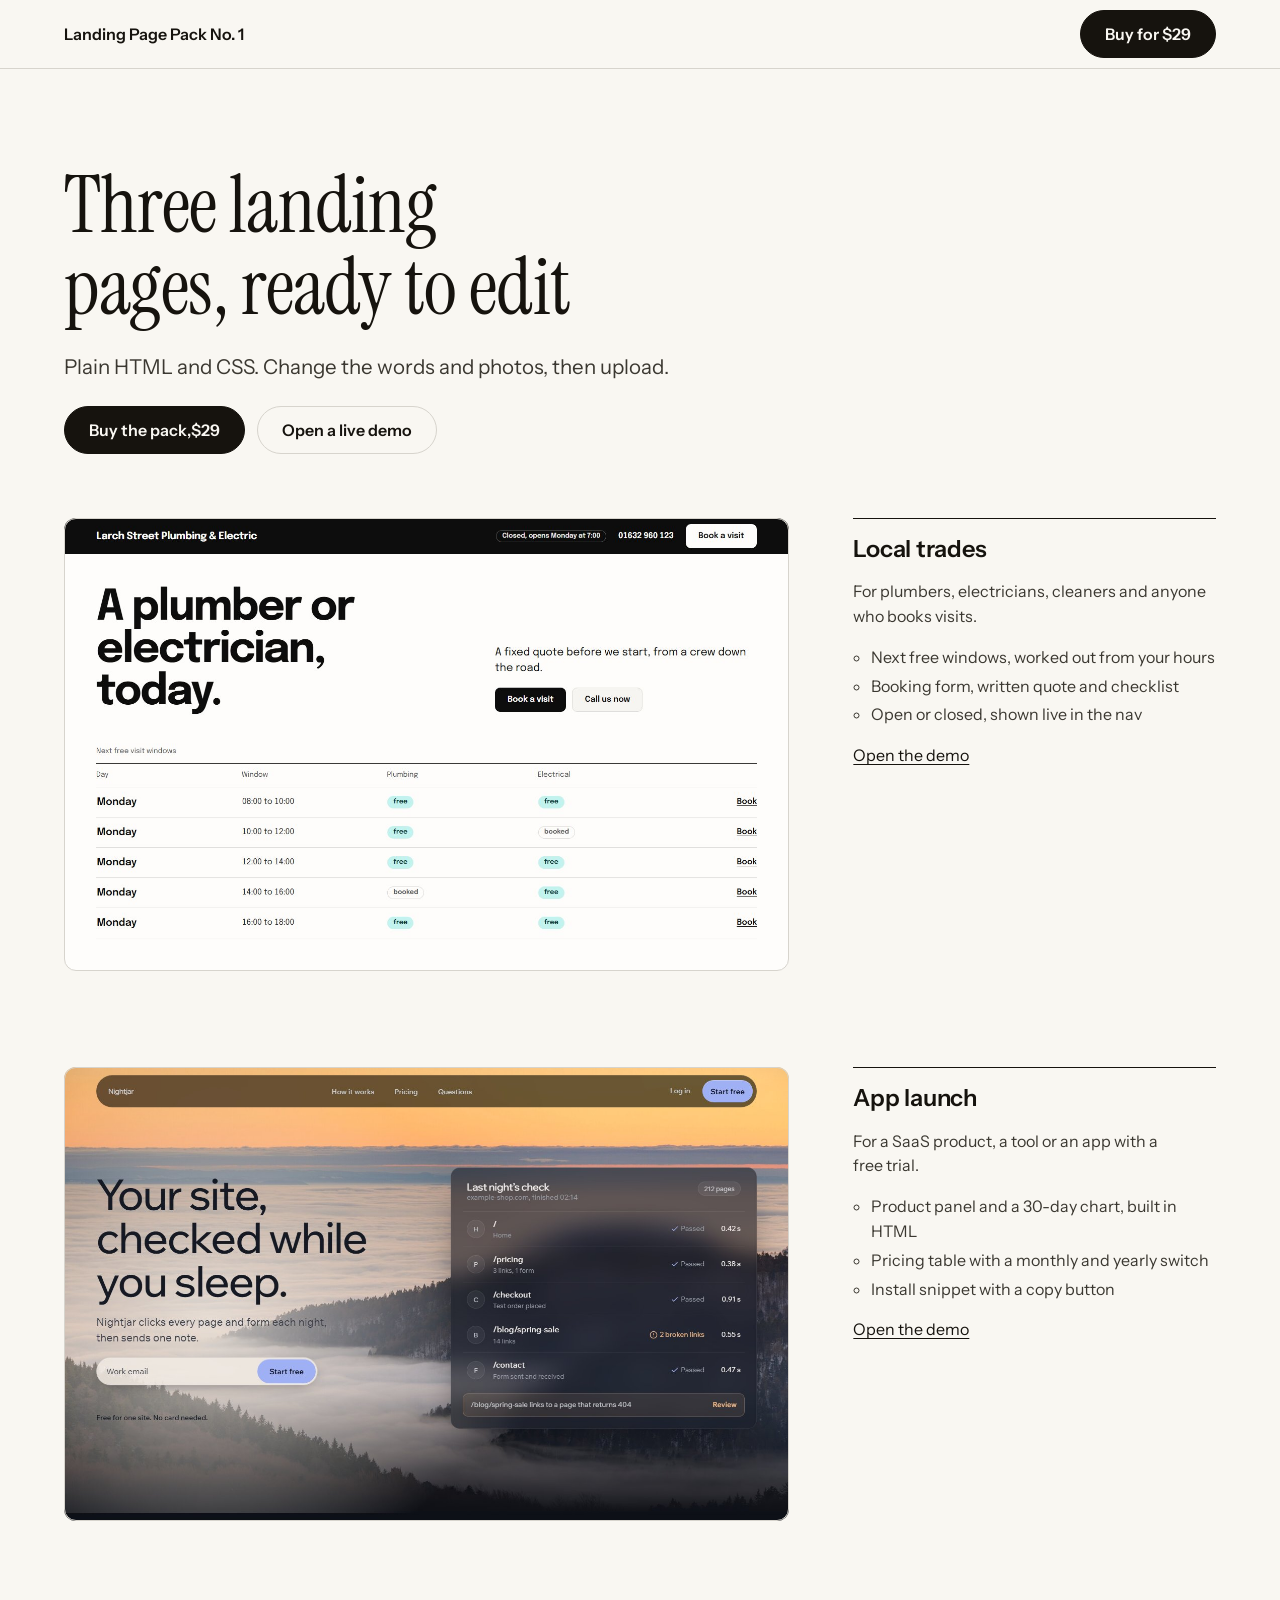
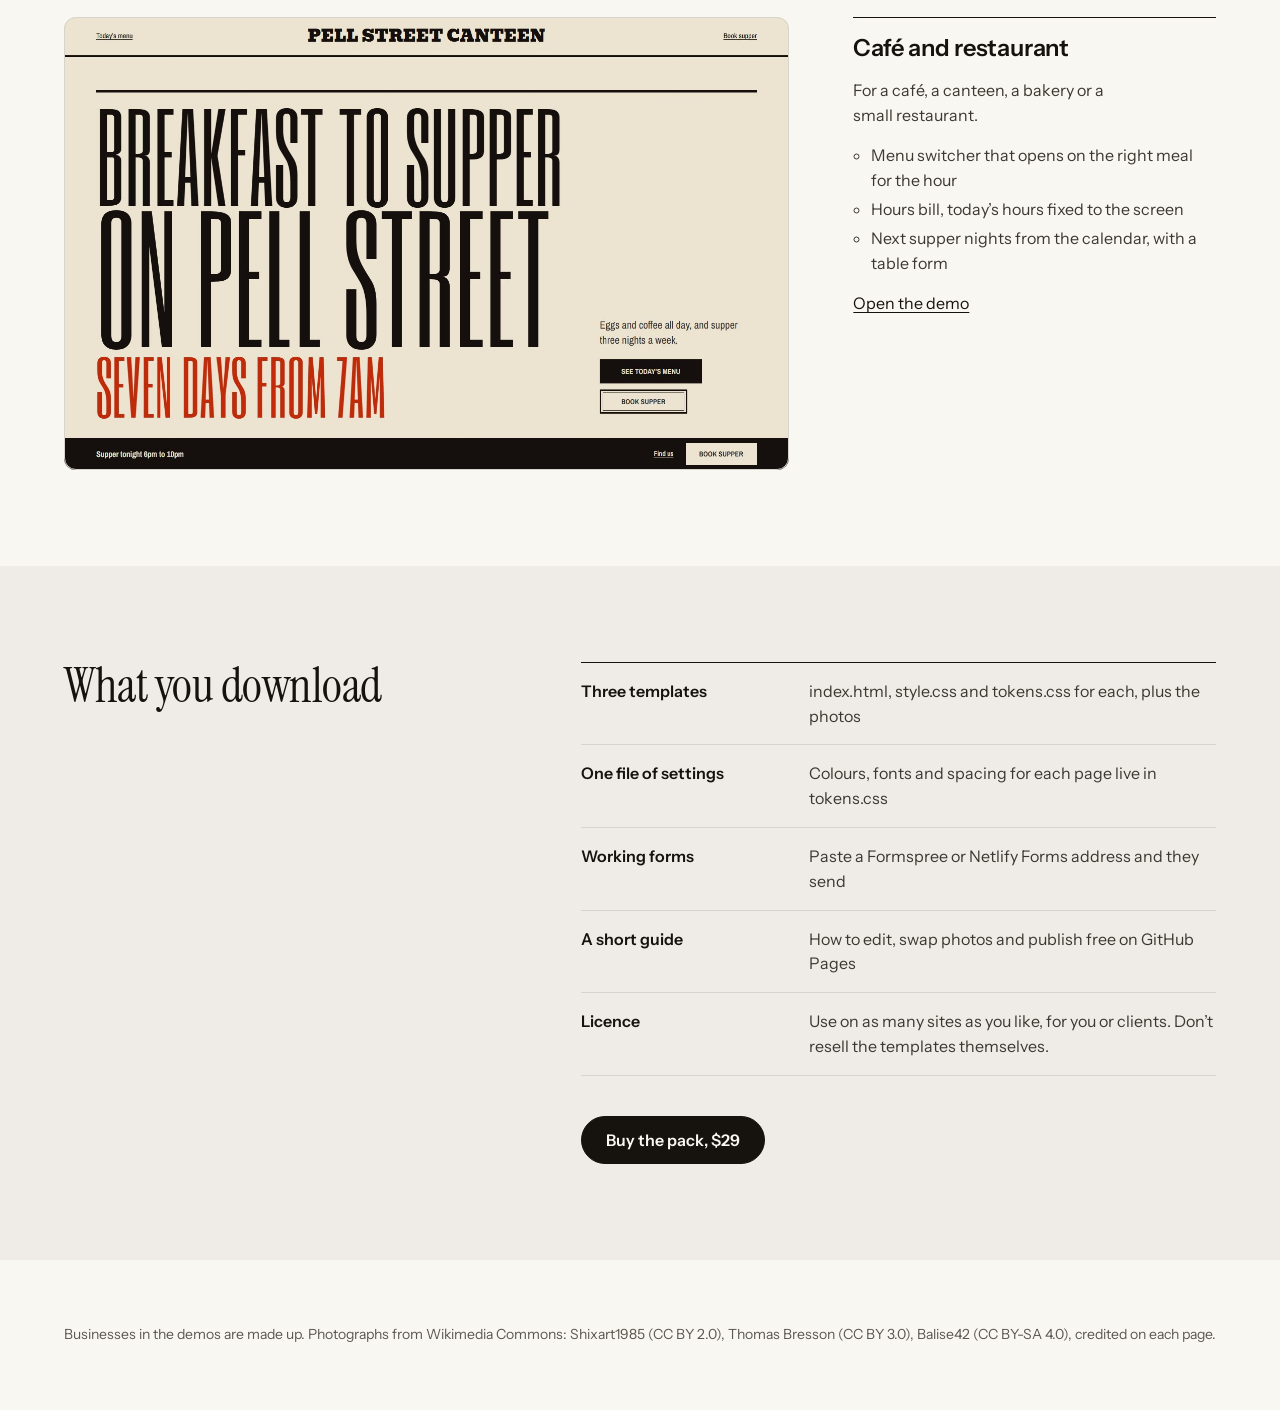
<file: index.html>
<!DOCTYPE html>
<html lang="en">
<head>
<meta charset="utf-8">
<meta name="viewport" content="width=device-width, initial-scale=1">
<title>Landing Page Pack No. 1: three hand-built HTML templates</title>
<meta name="description" content="Three landing page templates in plain HTML and CSS: a local trades business, an app launch and a café. Live demos, no build step.">
<link rel="preconnect" href="https://fonts.googleapis.com">
<link rel="preconnect" href="https://fonts.gstatic.com" crossorigin>
<link href="https://fonts.googleapis.com/css2?family=Instrument+Sans:wght@400;600&amp;family=Instrument+Serif&amp;display=swap" rel="stylesheet">
<style>
/* Hallmark · shape: Catalogue · genre: editorial · theme: custom (pack showcase) · job: buy · hero: Corridor · nav: edge-aligned · footer: colophon · imagery: screenshots 3 of the templates themselves · signature: the three pages themselves, large, each a link to its live demo · v2.0.0 */
/* Hallmark · pre-emit critique: P4 H4 E4 S4 R5 V4 · weakest: S, template shops look alike; the page is only the three real pages at full width and what is in the zip */
:root {
  --color-paper: oklch(97.5% 0.006 85); --color-paper-2: oklch(94.5% 0.008 85); --color-ink: oklch(19% 0.012 85); --color-ink-2: oklch(34% 0.012 85); --color-muted: oklch(46% 0.012 85); --color-rule: oklch(87% 0.01 85);
  --color-accent: oklch(52% 0.13 255); --color-accent-ink: oklch(98% 0.006 85); --color-focus: oklch(52% 0.16 255);
  --font-display: "Instrument Serif", Georgia, serif; --font-body: "Instrument Sans", ui-sans-serif, system-ui, sans-serif;
  --space-2xs: 4px; --space-xs: 8px; --space-sm: 12px; --space-md: 16px; --space-lg: 24px; --space-xl: 40px; --space-2xl: 64px; --space-3xl: 96px; --space-4xl: 144px;
  --text-sm: 0.875rem; --text-md: 1rem; --text-lead: clamp(1.125rem, 0.35vw + 1rem, 1.375rem); --text-title: clamp(1.25rem, 0.75vw + 0.875rem, 1.625rem); --text-section: clamp(2.25rem, 2.5vw + 1rem, 3.5rem); --text-display: clamp(3rem, 5vw + 1rem, 5.5rem);
  --container: 1440px; --gutter: 64px; --radius: 12px; --dur: 180ms; --ease-out: cubic-bezier(0.16, 1, 0.3, 1);
}
*, *::before, *::after { box-sizing: border-box; }
html, body { overflow-x: clip; }
body { margin: 0; background: var(--color-paper); color: var(--color-ink); font: 400 var(--text-md)/1.55 var(--font-body); -webkit-font-smoothing: antialiased; }
h1, h2, h3 { margin: 0; font-family: var(--font-display); font-weight: 400; letter-spacing: -0.01em; line-height: 1.02; overflow-wrap: break-word; min-width: 0; text-wrap: balance; }
h3, .h3 { font-family: var(--font-body); font-weight: 600; font-size: var(--text-title); letter-spacing: -0.01em; line-height: 1.2; }
p { margin: 0; text-wrap: pretty; }
img { display: block; max-width: 100%; height: auto; }
a { color: inherit; text-underline-offset: 0.18em; text-decoration-thickness: 1px; }
::selection { background: color-mix(in oklab, var(--color-accent) 22%, transparent); }
html { scrollbar-color: var(--color-muted) var(--color-paper); }
a:focus-visible, button:focus-visible { outline: 2px solid var(--color-focus); outline-offset: 3px; border-radius: 4px; }
.container { width: 100%; max-width: var(--container); margin-inline: auto; padding-inline: var(--gutter); }
.skip { position: absolute; left: var(--space-md); top: calc(-1 * var(--space-3xl)); padding: var(--space-xs) var(--space-md); background: var(--color-ink); color: var(--color-paper); }
.skip:focus-visible { top: var(--space-md); }

.btn { display: inline-flex; align-items: center; min-height: 48px; padding: 0 var(--space-lg); border: 1px solid var(--color-ink); border-radius: 999px; background: var(--color-ink); color: var(--color-paper); font: 600 var(--text-md)/1 var(--font-body); text-decoration: none; white-space: nowrap; cursor: pointer; transition: background-color var(--dur) var(--ease-out), transform var(--dur) var(--ease-out); }
.btn:hover { background: var(--color-ink-2); }
.btn:active { transform: translateY(1px); }
.btn:disabled { opacity: 0.55; cursor: not-allowed; }
.btn--quiet { background: transparent; color: var(--color-ink); border-color: var(--color-rule); }
.btn--quiet:hover { background: var(--color-paper-2); }

.top { border-bottom: 1px solid var(--color-rule); }
.top__in { display: flex; justify-content: space-between; align-items: center; gap: var(--space-lg); min-height: 68px; }
.top b { font-weight: 600; }

.intro { padding-block: var(--space-3xl) var(--space-2xl); }
.intro__in { display: grid; gap: var(--space-lg); }
.intro h1 { font-size: var(--text-display); max-width: 14ch; }
.intro .lead { font-size: var(--text-lead); line-height: 1.45; color: var(--color-ink-2); max-width: 46ch; }
.actions { display: flex; flex-wrap: wrap; gap: var(--space-sm); }
.price { font-weight: 600; }

.pages { list-style: none; margin: 0; padding: 0 0 var(--space-3xl); display: grid; gap: var(--space-3xl); }
.page { display: grid; grid-template-columns: minmax(0, 8fr) minmax(0, 4fr); gap: var(--space-2xl); align-items: start; }
.shot { display: block; border-radius: var(--radius); overflow: hidden; outline: 1px solid var(--color-rule); outline-offset: -1px; aspect-ratio: 16 / 10; background: var(--color-paper-2); transition: transform var(--dur) var(--ease-out); }
.shot img { width: 100%; height: 100%; object-fit: cover; object-position: top center; }
.shot:hover { transform: translateY(-2px); }
.page__text { display: grid; gap: var(--space-md); padding-top: var(--space-md); border-top: 1px solid var(--color-ink); }
.page__text p { color: var(--color-ink-2); }
.page__text ul { margin: 0; padding-left: 1.1em; color: var(--color-ink-2); display: grid; gap: var(--space-2xs); }

.inside { padding-block: var(--space-3xl); background: var(--color-paper-2); }
.inside__in { display: grid; grid-template-columns: minmax(0, 5fr) minmax(0, 7fr); gap: var(--space-2xl); }
.inside h2 { font-size: var(--text-section); }
.rows { list-style: none; margin: 0; padding: 0; border-top: 1px solid var(--color-ink); }
.rows li { display: grid; grid-template-columns: minmax(0, 4fr) minmax(0, 8fr); gap: var(--space-lg); padding-block: var(--space-md); border-bottom: 1px solid var(--color-rule); }
.rows b { font-weight: 600; }
.rows span { color: var(--color-ink-2); }
.inside .actions { margin-top: var(--space-xl); }

.foot { padding-block: var(--space-2xl); font-size: var(--text-sm); color: var(--color-muted); }
.foot__in { display: grid; gap: var(--space-xs); }

@media (prefers-reduced-motion: reduce) { .btn, .shot { transition: none; } .shot:hover { transform: none; } }
@media (max-width: 60rem) { :root { --gutter: 24px; } .page, .inside__in { grid-template-columns: minmax(0, 1fr); gap: var(--space-xl); } }
@media (max-width: 40rem) { :root { --gutter: 16px; } .rows li { grid-template-columns: minmax(0, 1fr); gap: var(--space-2xs); } .top .btn { display: none; } }
</style>
</head>
<body>
<a class="skip" href="#main">Skip to content</a>
<header class="top">
  <div class="container top__in">
    <b>Landing Page Pack No. 1</b>
    <a class="btn" href="#buy" data-buy>Buy for $29</a>
  </div>
</header>

<main id="main">
  <section class="intro" aria-labelledby="h">
    <div class="container intro__in">
      <h1 id="h">Three landing pages, ready to edit</h1>
      <p class="lead">Plain HTML and CSS. Change the words and photos, then upload.</p>
      <div class="actions">
        <a class="btn" href="#buy" data-buy>Buy the pack, <span class="price">$29</span></a>
        <a class="btn btn--quiet" href="trades/">Open a live demo</a>
      </div>
    </div>
  </section>

  <div class="container">
    <ol class="pages">
      <li class="page">
        <a class="shot" href="trades/" aria-label="Open the local trades demo"><img src="shots/trades.jpg" width="1440" height="900" alt="The trades template: a plumber and electrician page listing the next free visit windows"></a>
        <div class="page__text">
          <h2 class="h3">Local trades</h2>
          <p>For plumbers, electricians, cleaners and anyone who books visits.</p>
          <ul><li>Next free windows, worked out from your hours</li><li>Booking form, written quote and checklist</li><li>Open or closed, shown live in the nav</li></ul>
          <a href="trades/">Open the demo</a>
        </div>
      </li>
      <li class="page">
        <a class="shot" href="launch/" aria-label="Open the app launch demo"><img src="shots/launch.jpg" width="1440" height="900" alt="The launch template: an app page with a product panel in smoked glass over a foggy valley at dusk" loading="lazy"></a>
        <div class="page__text">
          <h2 class="h3">App launch</h2>
          <p>For a SaaS product, a tool or an app with a free trial.</p>
          <ul><li>Product panel and a 30-day chart, built in HTML</li><li>Pricing table with a monthly and yearly switch</li><li>Install snippet with a copy button</li></ul>
          <a href="launch/">Open the demo</a>
        </div>
      </li>
      <li class="page">
        <a class="shot" href="cafe/" aria-label="Open the café demo"><img src="shots/cafe.jpg" width="1440" height="900" alt="The café template: the name and hours set in tall wood type like a printed bill" loading="lazy"></a>
        <div class="page__text">
          <h2 class="h3">Café and restaurant</h2>
          <p>For a café, a canteen, a bakery or a small restaurant.</p>
          <ul><li>Menu switcher that opens on the right meal for the hour</li><li>Hours bill, today’s hours fixed to the screen</li><li>Next supper nights from the calendar, with a table form</li></ul>
          <a href="cafe/">Open the demo</a>
        </div>
      </li>
    </ol>
  </div>

  <section class="inside" id="buy" aria-labelledby="in-h">
    <div class="container inside__in">
      <h2 id="in-h">What you download</h2>
      <div>
        <ul class="rows">
          <li><b>Three templates</b><span>index.html, style.css and tokens.css for each, plus the photos</span></li>
          <li><b>One file of settings</b><span>Colours, fonts and spacing for each page live in tokens.css</span></li>
          <li><b>Working forms</b><span>Paste a Formspree or Netlify Forms address and they send</span></li>
          <li><b>A short guide</b><span>How to edit, swap photos and publish free on GitHub Pages</span></li>
          <li><b>Licence</b><span>Use on as many sites as you like, for you or clients. Don’t resell the templates themselves.</span></li>
        </ul>
        <div class="actions">
          <a class="btn" href="#buy" data-buy>Buy the pack, $29</a>
        </div>
      </div>
    </div>
  </section>
</main>

<footer class="foot">
  <div class="container foot__in">
    <p>Businesses in the demos are made up. Photographs from Wikimedia Commons: Shixart1985 (CC BY 2.0), Thomas Bresson (CC BY 3.0), Balise42 (CC BY-SA 4.0), credited on each page.</p>
  </div>
</footer>
<script>
/* Put your Gumroad product link here */
const BUY_URL = 'https://marcelhex.gumroad.com/l/landing-pack-1';
if (BUY_URL) document.querySelectorAll('[data-buy]').forEach((a) => { a.href = BUY_URL; });
</script>
</body>
</html>
</file>
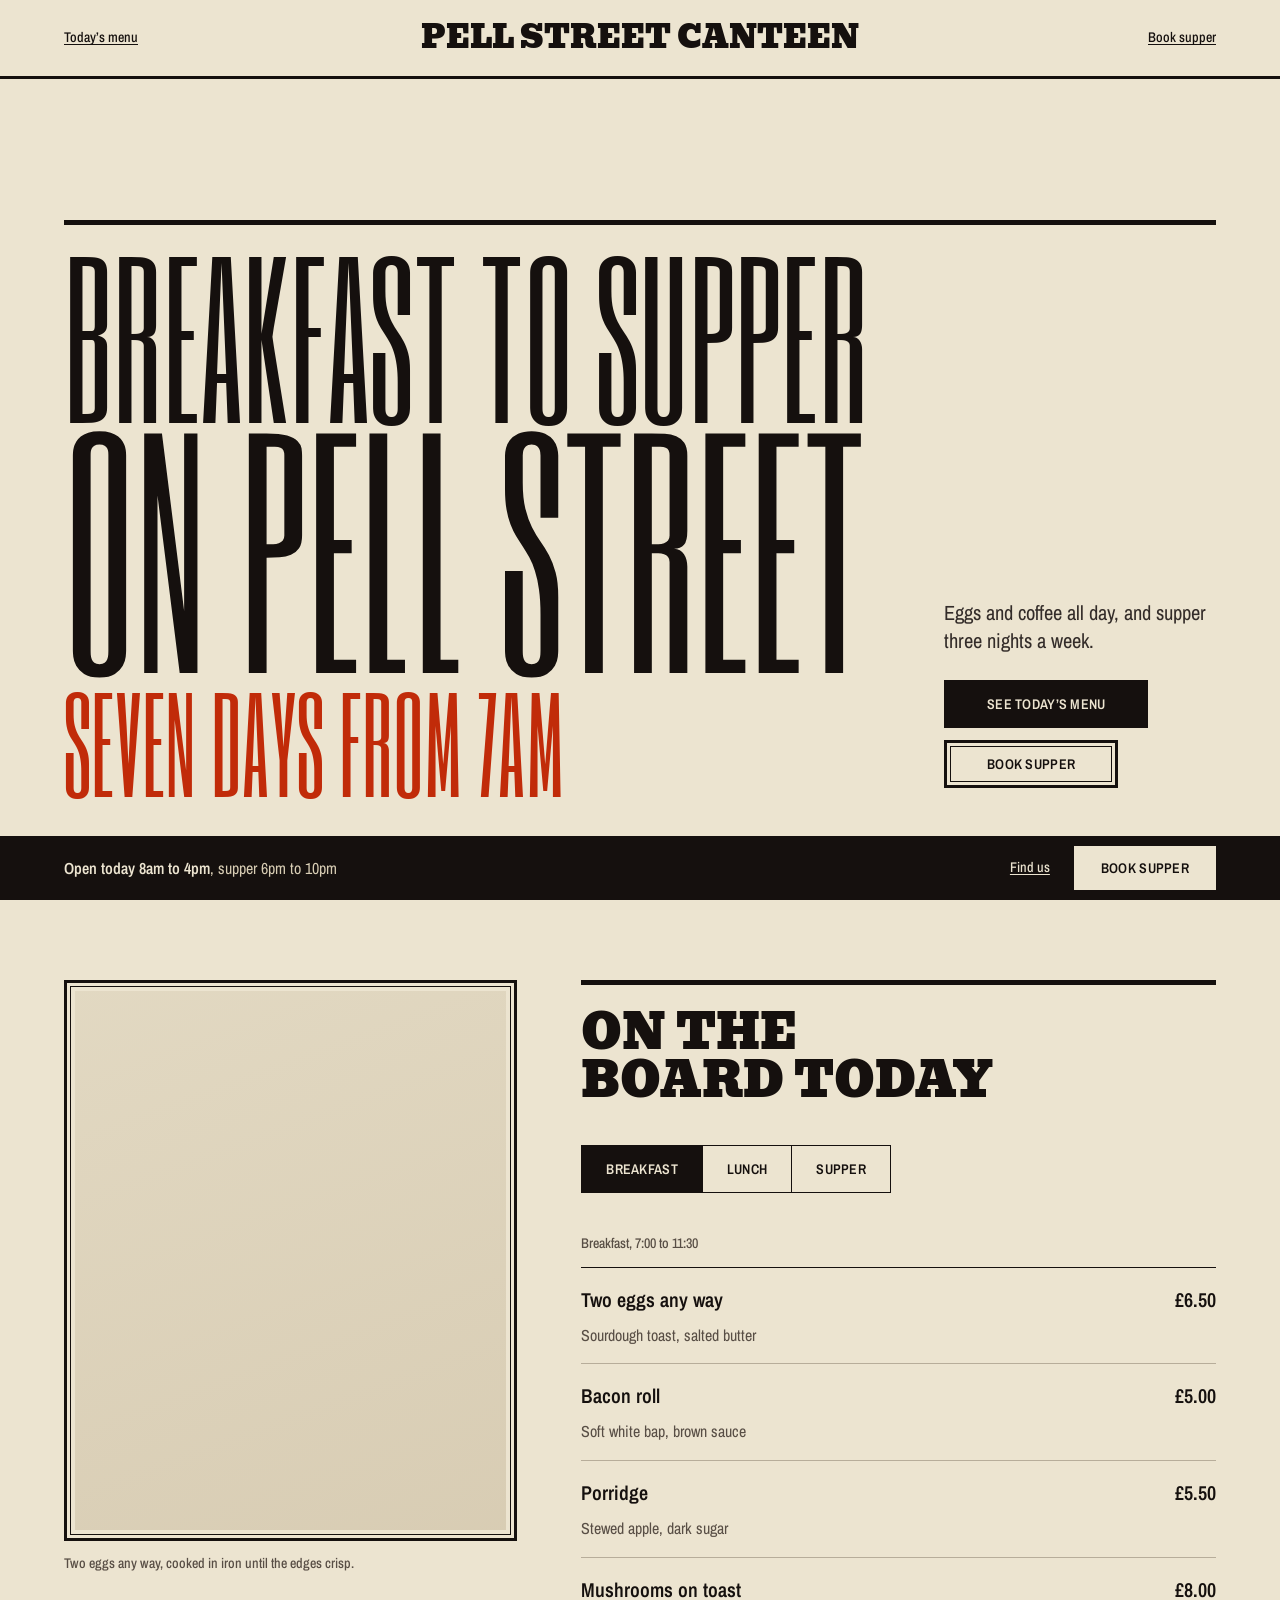
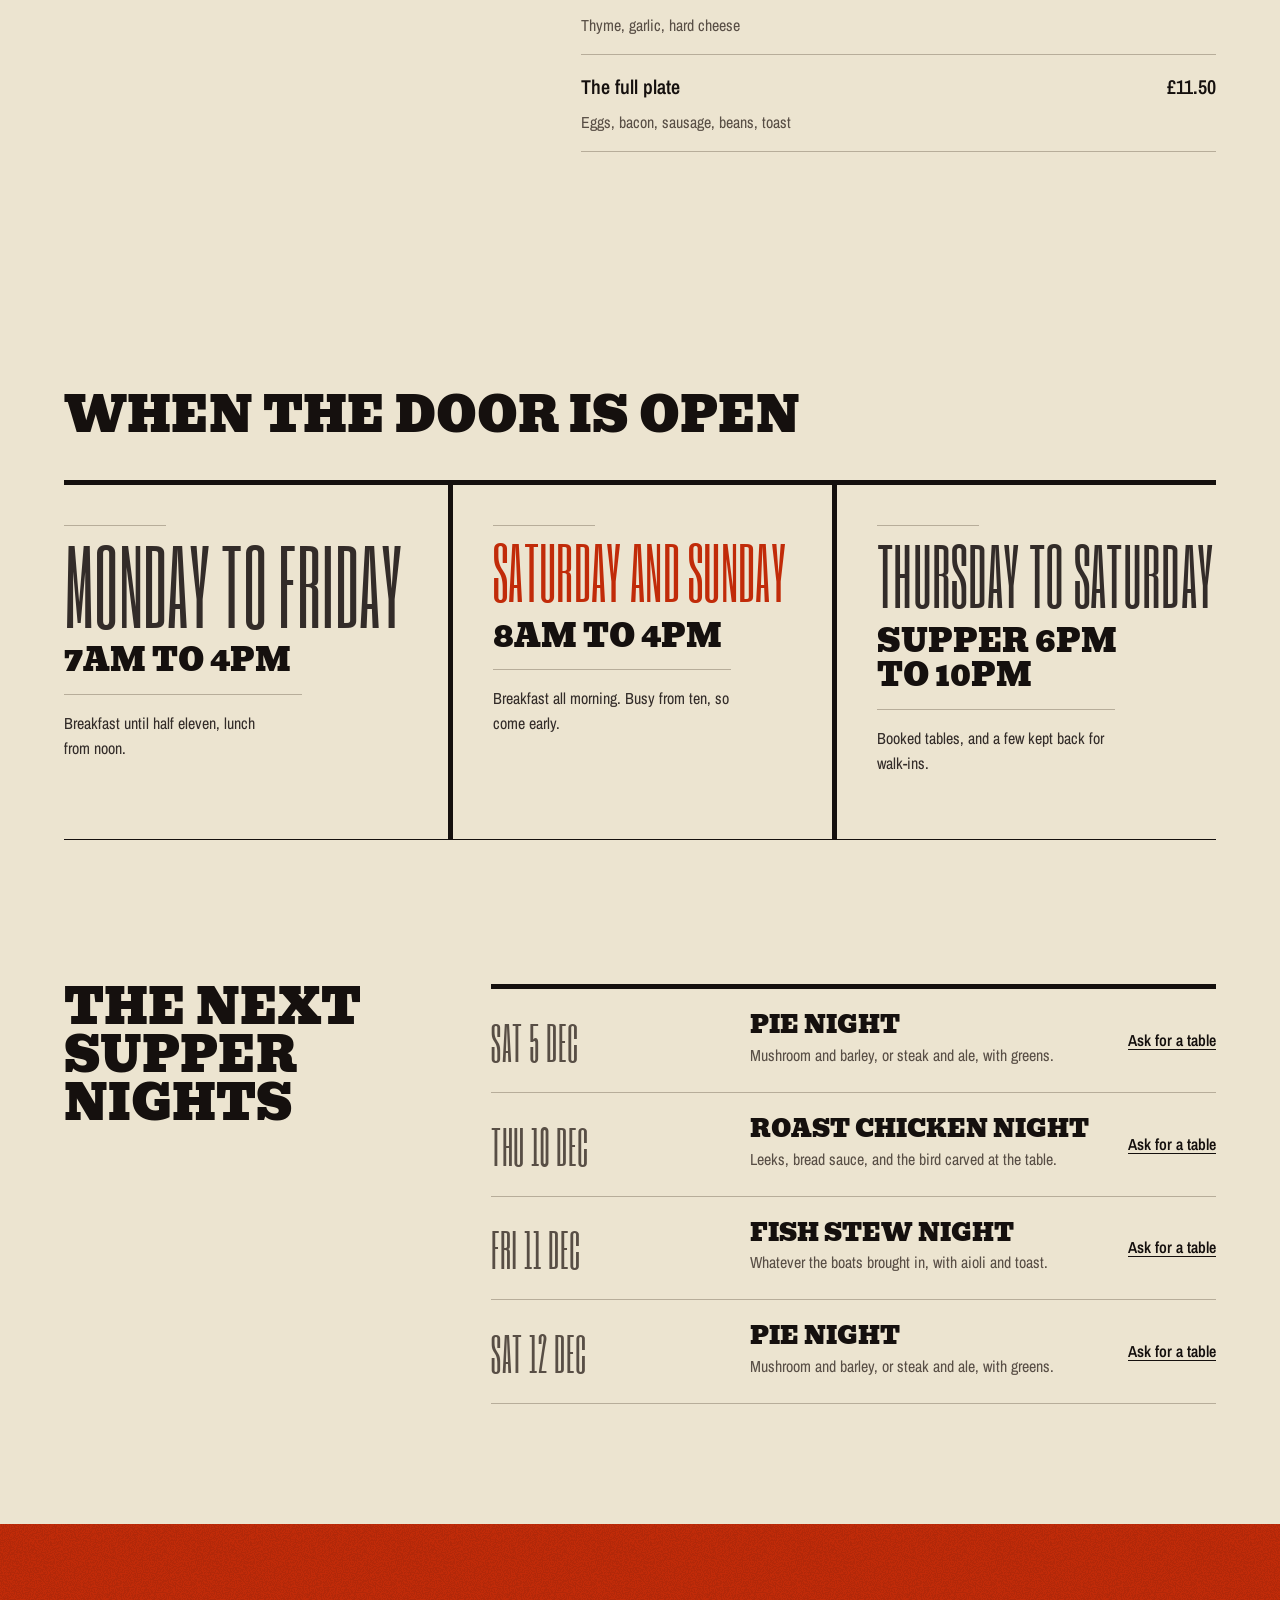
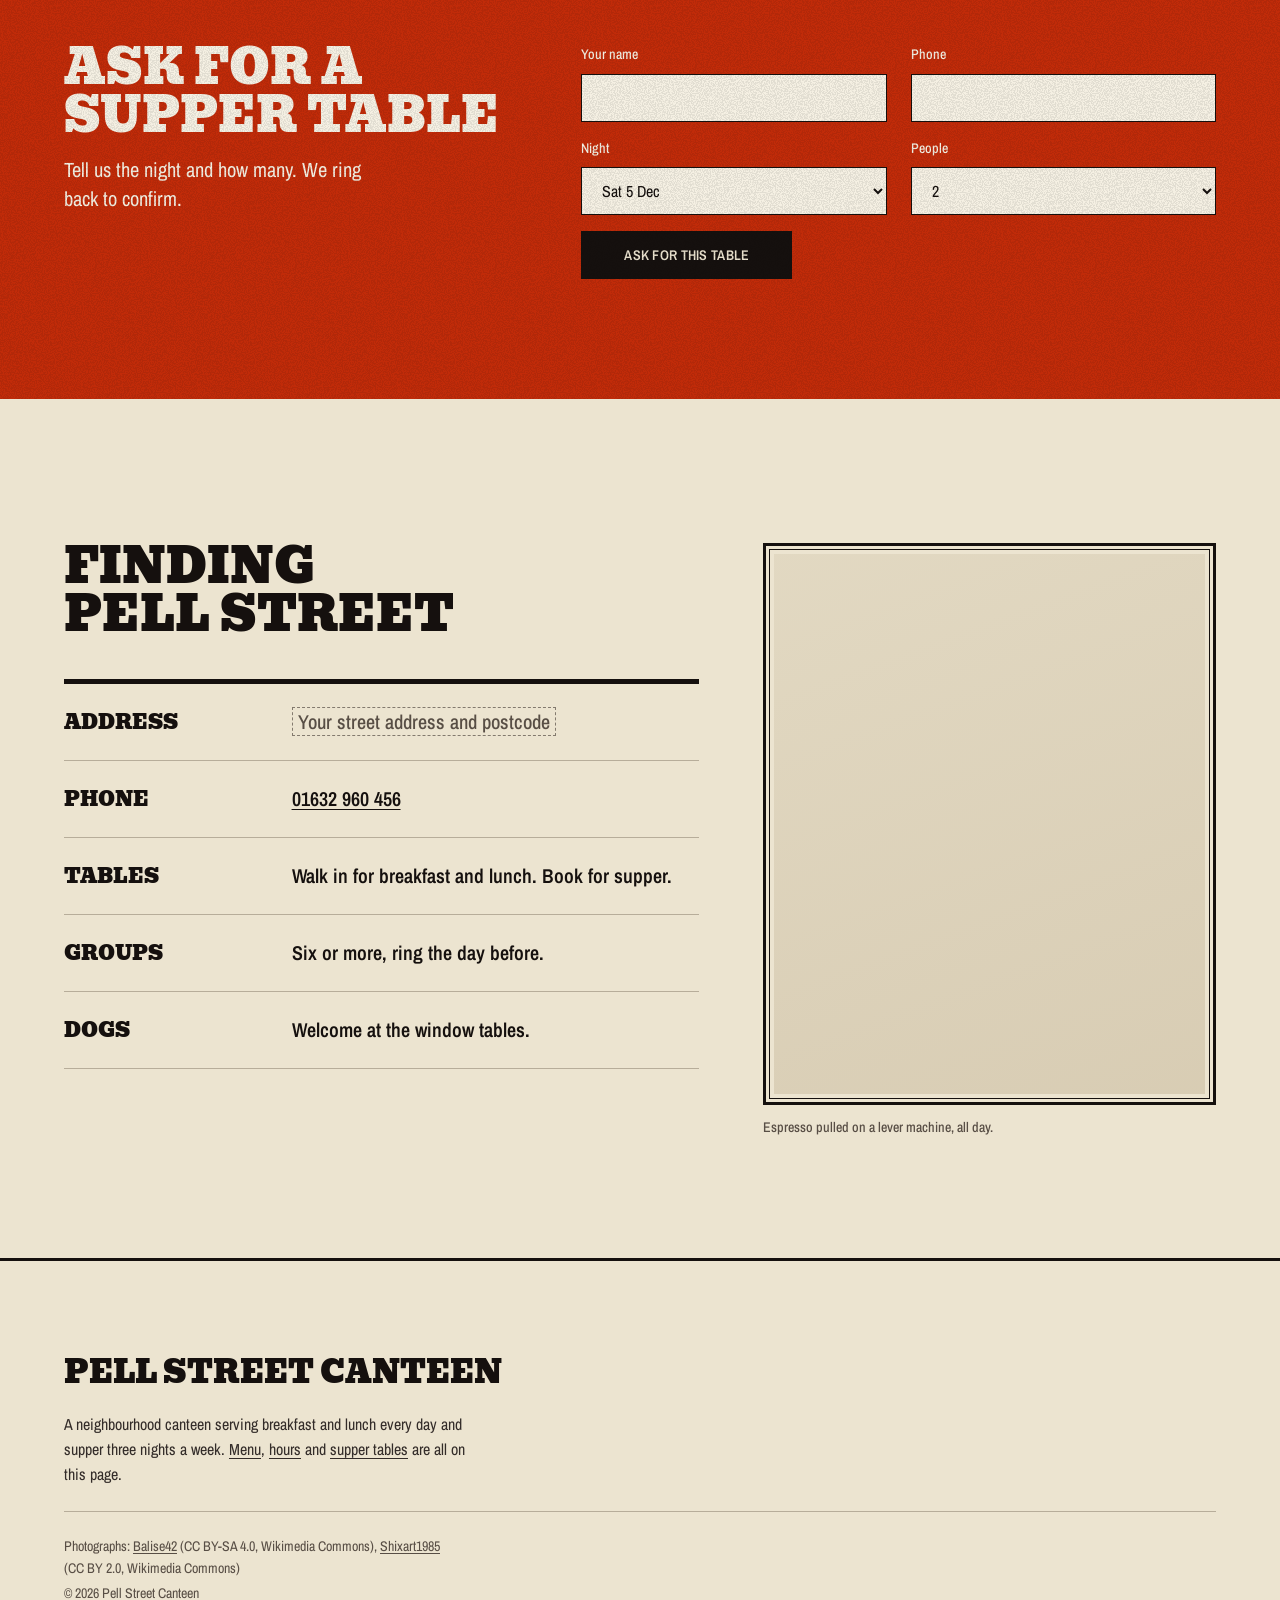
<file: cafe/index.html>
<!DOCTYPE html>
<html lang="en">
<head>
<meta charset="utf-8">
<meta name="viewport" content="width=device-width, initial-scale=1">
<title>Pell Street Canteen</title>
<meta name="description" content="Breakfast, lunch and supper on Pell Street. Today's menu, opening hours and the next supper nights.">
<link rel="preconnect" href="https://fonts.googleapis.com">
<link rel="preconnect" href="https://fonts.gstatic.com" crossorigin>
<link href="https://fonts.googleapis.com/css2?family=Six+Caps&amp;family=Bevan&amp;family=Archivo+Narrow:wght@400;500;600&amp;display=swap" rel="stylesheet">
<link rel="stylesheet" href="style.css">
<script>document.documentElement.classList.add('js');</script>
</head>
<body>
<a class="skip" href="#main">Skip to content</a>

<header class="mast">
  <div class="container mast__in">
    <a class="mast__start" href="#board">Today’s menu</a>
    <a class="wordmark" href="#top" aria-label="Pell Street Canteen, home">Pell Street Canteen</a>
    <a class="mast__end" href="#ask">Book supper</a>
  </div>
</header>

<main id="main">
  <section class="hero" id="top" aria-labelledby="hero-h">
    <div class="container">
      <div class="hero__grid">
        <div data-fit>
          <h1 id="hero-h"><span class="fit">Breakfast to supper</span><span class="fit">on Pell Street</span></h1>
          <p class="display hero__red" aria-hidden="true"><span class="fit" data-fit-scale="0.62">Seven days from 7am</span></p>
        </div>
        <div class="hero__side">
          <p>Eggs and coffee all day, and supper three nights a week.</p>
          <div class="actions">
            <a class="btn" href="#board">See today’s menu</a>
            <a class="btn btn--frame" href="#ask">Book supper</a>
          </div>
        </div>
      </div>
    </div>
  </section>

  <section class="board" id="board" aria-labelledby="board-h">
    <div class="container board__in">
      <div>
        <div class="frame photo-frame">
          <figure class="photo" data-slot="board" data-alt="Your own photograph of a dish from the menu, taken from above">
            <img src="https://upload.wikimedia.org/wikipedia/commons/thumb/b/b1/Two_fried_eggs.jpg/1280px-Two_fried_eggs.jpg"
                 srcset="https://upload.wikimedia.org/wikipedia/commons/thumb/b/b1/Two_fried_eggs.jpg/960px-Two_fried_eggs.jpg 960w, https://upload.wikimedia.org/wikipedia/commons/thumb/b/b1/Two_fried_eggs.jpg/1280px-Two_fried_eggs.jpg 1280w"
                 sizes="(min-width: 60rem) 36vw, 100vw" width="2047" height="1570" loading="lazy"
                 alt="Two fried eggs with black pepper in a dark iron pan, seen from above">
          </figure>
        </div>
        <p class="caption">Two eggs any way, cooked in iron until the edges crisp.</p>
      </div>

      <div class="board__menu">
        <h2 id="board-h">On the board today</h2>
        <div class="tabs" role="tablist" aria-label="Menu" data-tabs>
          <button type="button" role="tab" id="t-b" aria-selected="true" aria-controls="m-b">Breakfast</button>
          <button type="button" role="tab" id="t-l" aria-selected="false" aria-controls="m-l" tabindex="-1">Lunch</button>
          <button type="button" role="tab" id="t-s" aria-selected="false" aria-controls="m-s" tabindex="-1">Supper</button>
        </div>
        <div>
          <div class="menu" role="tabpanel" id="m-b" aria-labelledby="t-b">
            <p class="menu__when">Breakfast, 7:00 to 11:30</p>
            <ul class="dishes">
              <li><b>Two eggs any way</b><span>Sourdough toast, salted butter</span><b class="price">£6.50</b></li>
              <li><b>Bacon roll</b><span>Soft white bap, brown sauce</span><b class="price">£5.00</b></li>
              <li><b>Porridge</b><span>Stewed apple, dark sugar</span><b class="price">£5.50</b></li>
              <li><b>Mushrooms on toast</b><span>Thyme, garlic, hard cheese</span><b class="price">£8.00</b></li>
              <li><b>The full plate</b><span>Eggs, bacon, sausage, beans, toast</span><b class="price">£11.50</b></li>
            </ul>
          </div>
          <div class="menu" role="tabpanel" id="m-l" aria-labelledby="t-l">
            <p class="menu__when">Lunch, 12:00 to 15:30</p>
            <ul class="dishes">
              <li><b>Soup of the day</b><span>Bread and butter</span><b class="price">£6.00</b></li>
              <li><b>Ham hock sandwich</b><span>Mustard, pickles, rye</span><b class="price">£8.50</b></li>
              <li><b>Leek and cheddar tart</b><span>Dressed leaves</span><b class="price">£9.50</b></li>
              <li><b>Fish finger sandwich</b><span>Tartare, lettuce</span><b class="price">£9.00</b></li>
              <li><b>Rice pudding</b><span>A spoon of jam</span><b class="price">£4.50</b></li>
            </ul>
          </div>
          <div class="menu" role="tabpanel" id="m-s" aria-labelledby="t-s">
            <p class="menu__when">Supper, 18:00 to 22:00 on supper nights</p>
            <ul class="dishes">
              <li><b>Roast chicken</b><span>Leeks, bread sauce</span><b class="price">£16.00</b></li>
              <li><b>Fish stew</b><span>Aioli, toast</span><b class="price">£17.00</b></li>
              <li><b>Mushroom and barley pie</b><span>Buttered greens</span><b class="price">£14.00</b></li>
              <li><b>Treacle tart</b><span>Cold cream</span><b class="price">£6.00</b></li>
              <li><b>House wine</b><span>Red or white, by the glass</span><b class="price">£6.00</b></li>
            </ul>
          </div>
        </div>
      </div>
    </div>
  </section>

  <section class="week" id="hours" aria-labelledby="week-h">
    <div class="container">
      <h2 id="week-h">When the door is open</h2>
      <div class="bill" data-bill>
        <div data-days="1,2,3,4,5" data-fit>
          <p class="display"><span class="fit">Monday to Friday</span></p>
          <h3>7am to 4pm</h3>
          <p>Breakfast until half eleven, lunch from noon.</p>
        </div>
        <div data-days="0,6" data-fit>
          <p class="display"><span class="fit">Saturday and Sunday</span></p>
          <h3>8am to 4pm</h3>
          <p>Breakfast all morning. Busy from ten, so come early.</p>
        </div>
        <div data-days="4,5,6" data-fit data-supper>
          <p class="display"><span class="fit">Thursday to Saturday</span></p>
          <h3>Supper 6pm to 10pm</h3>
          <p>Booked tables, and a few kept back for walk-ins.</p>
        </div>
      </div>
    </div>
  </section>

  <section class="suppers" aria-labelledby="nights-h">
    <div class="container suppers__in">
      <h2 id="nights-h">The next supper nights</h2>
      <ul class="nights" data-nights>
        <li><p class="display">Thu 26 Nov</p><div><h3>Roast chicken night</h3><p>Leeks, bread sauce, and the bird carved at the table.</p></div><a href="#ask">Ask for a table</a></li>
        <li><p class="display">Fri 27 Nov</p><div><h3>Fish stew night</h3><p>Whatever the boats brought in, with aioli and toast.</p></div><a href="#ask">Ask for a table</a></li>
        <li><p class="display">Sat 28 Nov</p><div><h3>Pie night</h3><p>Mushroom and barley, or steak and ale, with greens.</p></div><a href="#ask">Ask for a table</a></li>
        <li><p class="display">Thu 3 Dec</p><div><h3>Roast chicken night</h3><p>Leeks, bread sauce, and the bird carved at the table.</p></div><a href="#ask">Ask for a table</a></li>
      </ul>
    </div>
  </section>

  <section class="ask grained" id="ask" aria-labelledby="ask-h">
    <div class="container ask__in">
      <div class="ask__text">
        <h2 id="ask-h">Ask for a supper table</h2>
        <p>Tell us the night and how many. We ring back to confirm.</p>
      </div>
      <form data-endpoint="" novalidate>
        <div class="field">
          <label for="a-name">Your name</label>
          <input id="a-name" name="name" type="text" autocomplete="name" required>
        </div>
        <div class="field">
          <label for="a-phone">Phone</label>
          <input id="a-phone" name="phone" type="tel" autocomplete="tel" required>
        </div>
        <div class="field">
          <label for="a-night">Night</label>
          <select id="a-night" name="night" data-night-select required>
            <option>Thu 26 Nov</option><option>Fri 27 Nov</option><option>Sat 28 Nov</option><option>Thu 3 Dec</option>
          </select>
        </div>
        <div class="field">
          <label for="a-people">People</label>
          <select id="a-people" name="people" required>
            <option>1</option><option selected>2</option><option>3</option><option>4</option><option>5</option><option>6</option>
          </select>
        </div>
        <div class="ask__foot">
          <button class="btn" type="submit">Ask for this table</button>
          <p class="ask__help" aria-live="polite"></p>
        </div>
      </form>
    </div>
  </section>

  <section class="here" aria-labelledby="here-h">
    <div class="container here__in">
      <div>
        <h2 id="here-h">Finding Pell Street</h2>
        <dl class="facts">
          <div><dt>Address</dt><dd><span class="fill" data-fill="address">Your street address and postcode</span></dd></div>
          <div><dt>Phone</dt><dd><a href="tel:+441632960456">01632 960 456</a></dd></div>
          <div><dt>Tables</dt><dd>Walk in for breakfast and lunch. Book for supper.</dd></div>
          <div><dt>Groups</dt><dd>Six or more, ring the day before.</dd></div>
          <div><dt>Dogs</dt><dd>Welcome at the window tables.</dd></div>
        </dl>
      </div>
      <div>
        <div class="frame photo-frame">
          <figure class="photo" data-slot="here" data-alt="Your counter, your coffee machine or the front of the café">
            <img src="https://upload.wikimedia.org/wikipedia/commons/thumb/5/52/Espresso_coffee_pouring_from_retro_espresso_machine.jpg/960px-Espresso_coffee_pouring_from_retro_espresso_machine.jpg"
                 srcset="https://upload.wikimedia.org/wikipedia/commons/thumb/5/52/Espresso_coffee_pouring_from_retro_espresso_machine.jpg/960px-Espresso_coffee_pouring_from_retro_espresso_machine.jpg 960w, https://upload.wikimedia.org/wikipedia/commons/thumb/5/52/Espresso_coffee_pouring_from_retro_espresso_machine.jpg/1280px-Espresso_coffee_pouring_from_retro_espresso_machine.jpg 1280w"
                 sizes="(min-width: 60rem) 36vw, 100vw" width="4016" height="6016" loading="lazy"
                 alt="Espresso streaming from a chrome machine into two glass cups">
          </figure>
        </div>
        <p class="caption">Espresso pulled on a lever machine, all day.</p>
      </div>
    </div>
  </section>
</main>

<footer class="foot">
  <div class="container foot__in">
    <p class="wordmark">Pell Street Canteen</p>
    <p class="foot__about">A neighbourhood canteen serving breakfast and lunch every day and supper three nights a week. <a href="#board">Menu</a>, <a href="#hours">hours</a> and <a href="#ask">supper tables</a> are all on this page.</p>
    <div class="foot__small">
      <p data-credits>Photographs: <a href="https://commons.wikimedia.org/wiki/File:Two_fried_eggs.jpg">Balise42</a> (CC BY-SA 4.0, Wikimedia Commons), <a href="https://commons.wikimedia.org/wiki/File:Espresso_coffee_pouring_from_retro_espresso_machine.jpg">Shixart1985</a> (CC BY 2.0, Wikimedia Commons)</p>
      <p>© <span data-year>2026</span> Pell Street Canteen</p>
    </div>
  </div>
</footer>

<div class="today" role="region" aria-label="Today’s hours">
  <div class="container today__in">
    <p data-today>Open daily from 7am</p>
    <div class="today__end">
      <a href="#here-h">Find us</a>
      <a class="btn" href="#ask">Book supper</a>
    </div>
  </div>
</div>

<script>
/* ===== Customise here: opening hours and supper nights ===== */
const HOURS = { 0: [8, 16], 1: [7, 16], 2: [7, 16], 3: [7, 16], 4: [7, 16], 5: [7, 16], 6: [8, 16] }; // day (0 = Sunday): [open, close]
const SUPPER = { 4: 'Roast chicken night', 5: 'Fish stew night', 6: 'Pie night' };                   // supper nights by day
const SUPPER_HOURS = [18, 22];
const SUPPER_LINE = { 4: 'Leeks, bread sauce, and the bird carved at the table.', 5: 'Whatever the boats brought in, with aioli and toast.', 6: 'Mushroom and barley, or steak and ale, with greens.' };

const now = new Date(), D = ['Sun', 'Mon', 'Tue', 'Wed', 'Thu', 'Fri', 'Sat'], M = ['Jan', 'Feb', 'Mar', 'Apr', 'May', 'Jun', 'Jul', 'Aug', 'Sep', 'Oct', 'Nov', 'Dec'];
const t = (h) => (h === 12 ? '12pm' : h > 12 ? `${h - 12}pm` : `${h}am`);

/* The next four supper nights, from the calendar */
(() => {
  const nights = [];
  for (let d = 0; d < 21 && nights.length < 4; d++) {
    const day = new Date(now); day.setDate(now.getDate() + d);
    if (!SUPPER[day.getDay()] || (d === 0 && now.getHours() >= SUPPER_HOURS[1])) continue;
    nights.push({ label: `${D[day.getDay()]} ${day.getDate()} ${M[day.getMonth()]}`, name: SUPPER[day.getDay()], line: SUPPER_LINE[day.getDay()] });
  }
  document.querySelector('[data-nights]').innerHTML = nights.map((n) => `<li><p class="display">${n.label}</p><div><h3>${n.name}</h3><p>${n.line}</p></div><a href="#ask" data-night="${n.label}">Ask for a table</a></li>`).join('');
  const sel = document.querySelector('[data-night-select]');
  sel.innerHTML = nights.map((n) => `<option>${n.label}</option>`).join('');
  document.querySelector('[data-nights]').addEventListener('click', (e) => { const a = e.target.closest('[data-night]'); if (a) sel.value = a.dataset.night; });
})();

/* Today's hours in the bar, today's column on the bill */
(() => {
  const day = now.getDay(), h = now.getHours() + now.getMinutes() / 60, hrs = HOURS[day], sup = SUPPER[day];
  const el = document.querySelector('[data-today]');
  let text;
  if (hrs && h < hrs[1]) text = `${h >= hrs[0] ? 'Open now' : 'Open today'} ${t(hrs[0])} to ${t(hrs[1])}` + (sup ? `<span>, supper ${t(SUPPER_HOURS[0])} to ${t(SUPPER_HOURS[1])}</span>` : '');
  else if (sup && h < SUPPER_HOURS[1]) text = `Supper tonight ${t(SUPPER_HOURS[0])} to ${t(SUPPER_HOURS[1])}`;
  else { const n = (day + 1) % 7; text = `Closed now<span>, open tomorrow from ${t(HOURS[n][0])}</span>`; }
  el.innerHTML = text;
  const col = [...document.querySelectorAll('[data-bill] > div')].find((c) => c.dataset.days.split(',').includes(String(day)) && !('supper' in c.dataset));
  if (col) col.classList.add('is-today');
  document.querySelector('[data-year]').textContent = now.getFullYear();
})();

/* Wood type fitted to its measure */
const fitAll = () => document.querySelectorAll('[data-fit]').forEach((box) => {
  const w = box.clientWidth - parseFloat(getComputedStyle(box).paddingLeft) - parseFloat(getComputedStyle(box).paddingRight);
  box.querySelectorAll('.fit').forEach((line) => {
    line.style.fontSize = '100px';
    const scale = Number(line.dataset.fitScale || 1);
    line.style.fontSize = Math.min(Math.floor((w * scale / line.scrollWidth) * 100), 320) + 'px';
  });
});
(document.fonts ? document.fonts.ready : Promise.resolve()).then(fitAll);
new ResizeObserver(() => fitAll()).observe(document.body);

/* Menu tabs: arrow keys move between them; without script all three menus show */
document.querySelectorAll('[data-tabs]').forEach((list) => {
  const tabs = [...list.querySelectorAll('[role="tab"]')];
  const show = (tab, focus) => { tabs.forEach((x) => { const on = x === tab; x.setAttribute('aria-selected', on); x.tabIndex = on ? 0 : -1; document.getElementById(x.getAttribute('aria-controls')).hidden = !on; }); if (focus) tab.focus(); };
  tabs.forEach((tab, i) => { tab.addEventListener('click', () => show(tab)); tab.addEventListener('keydown', (e) => { if (e.key === 'ArrowRight' || e.key === 'ArrowLeft') { e.preventDefault(); show(tabs[(i + (e.key === 'ArrowRight' ? 1 : tabs.length - 1)) % tabs.length], true); } }); });
  const hour = now.getHours();
  show(tabs[hour < 12 ? 0 : hour < 17 || !SUPPER[now.getDay()] ? 1 : 2]);
});

/* Supper form: set data-endpoint (Formspree, Netlify Forms, your own) to make it send */
document.querySelectorAll('form[data-endpoint]').forEach((form) => {
  const help = form.querySelector('[aria-live]'), btn = form.querySelector('[type="submit"]');
  form.addEventListener('submit', (e) => {
    e.preventDefault();
    const bad = [...form.elements].filter((f) => f.willValidate && !f.checkValidity());
    form.querySelectorAll('[aria-invalid]').forEach((f) => f.removeAttribute('aria-invalid'));
    if (bad.length) { bad.forEach((f) => f.setAttribute('aria-invalid', 'true')); help.textContent = 'Add your name and phone so we can ring back.'; bad[0].focus(); return; }
    if (!form.dataset.endpoint) { help.textContent = 'Nothing was sent: this form is not connected yet.'; return; }
    btn.setAttribute('aria-busy', 'true');
    fetch(form.dataset.endpoint, { method: 'POST', body: new FormData(form), headers: { Accept: 'application/json' } })
      .then((r) => { help.textContent = r.ok ? 'Asked. We ring back to confirm the table.' : 'That did not go through. Please ring us instead.'; })
      .catch(() => { help.textContent = 'That did not go through. Please ring us instead.'; })
      .finally(() => btn.removeAttribute('aria-busy'));
  });
});
</script>
<script>window.hallmarkSlots = (m) => { for (const [k, v] of Object.entries(m)) { const s = document.querySelector(`[data-slot="${k}"]`); if (!s) continue; const im = new Image(); im.src = typeof v === 'string' ? v : v.src; im.alt = (typeof v === 'object' && v.alt) || s.dataset.alt || ''; s.querySelectorAll(':scope > img').forEach((o) => o.remove()); s.prepend(im); } };
document.querySelectorAll('[data-slot] img').forEach((i) => { if (i.complete && !i.naturalWidth) i.remove(); else i.addEventListener('error', () => i.remove(), { once: true }); });</script>
</body>
</html>
</file>
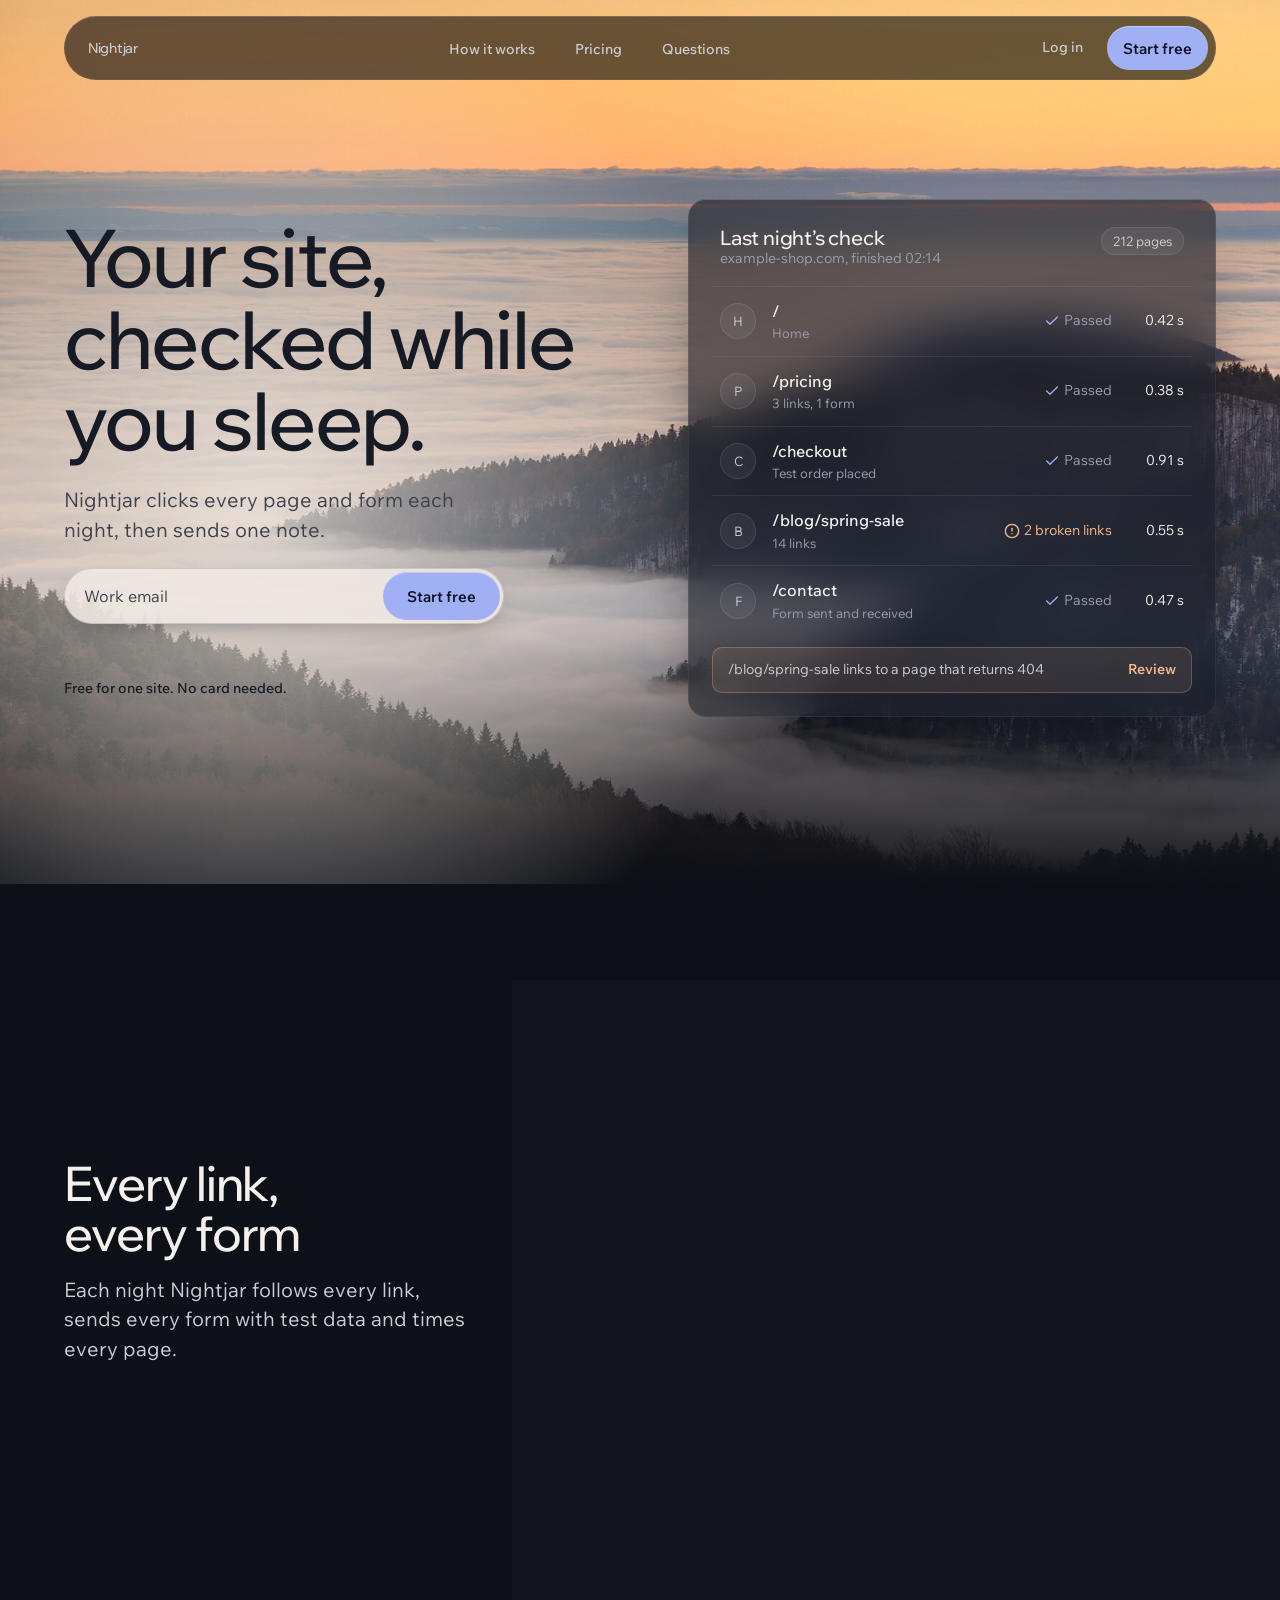
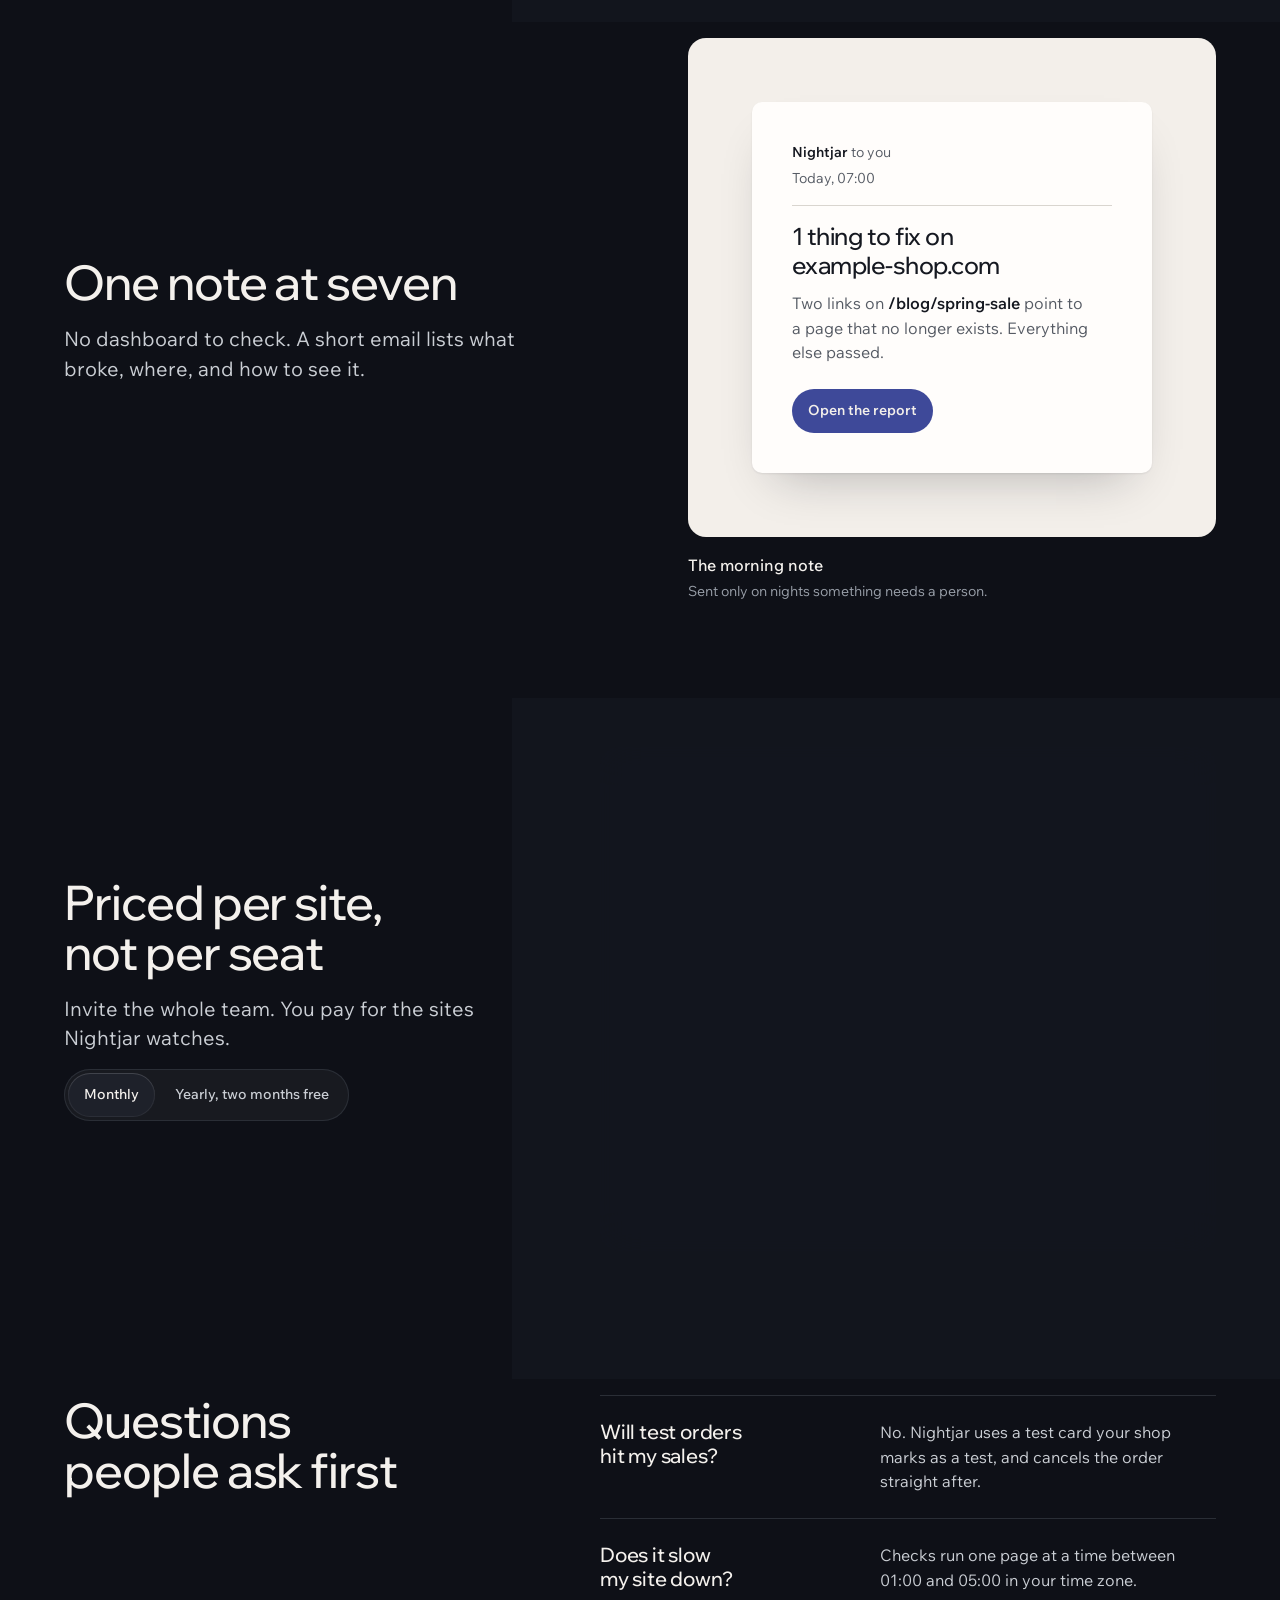
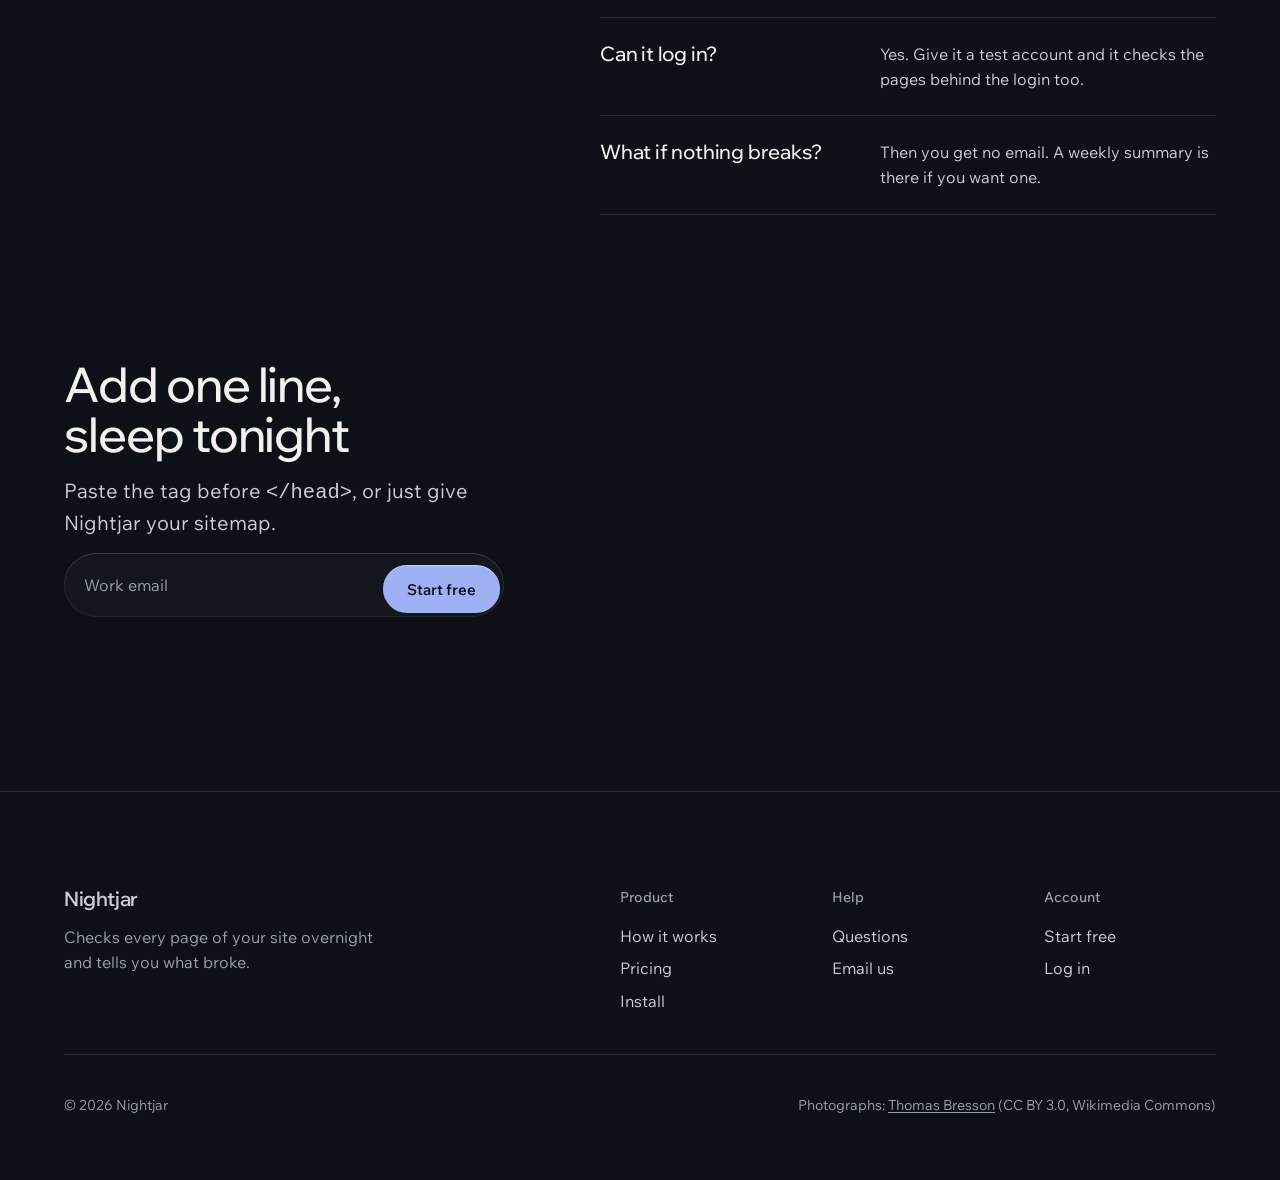
<file: launch/index.html>
<!DOCTYPE html>
<html lang="en">
<head>
<meta charset="utf-8">
<meta name="viewport" content="width=device-width, initial-scale=1">
<title>Nightjar: your site, checked while you sleep</title>
<meta name="description" content="Nightjar clicks every page and form on your site each night, then sends one short note with only what broke.">
<meta name="theme-color" content="#1b1e2b">
<link rel="preconnect" href="https://fonts.googleapis.com">
<link rel="preconnect" href="https://fonts.gstatic.com" crossorigin>
<link href="https://fonts.googleapis.com/css2?family=Wix+Madefor+Display:wght@500;600&amp;family=Wix+Madefor+Text:wght@400;500;600&amp;display=swap" rel="stylesheet">
<link rel="preload" as="image" href="images/fog-valley-1920.jpg" fetchpriority="high">
<link rel="stylesheet" href="style.css">
<script>document.documentElement.classList.add('js');</script>
</head>
<body>
<a class="skip" href="#main">Skip to content</a>

<header class="nav">
  <div class="container">
    <nav class="nav__pill" aria-label="Main">
      <a class="wordmark" href="#top">Nightjar</a>
      <ul class="nav__links">
        <li><a href="#how">How it works</a></li>
        <li><a href="#pricing">Pricing</a></li>
        <li><a href="#questions">Questions</a></li>
      </ul>
      <div class="nav__end">
        <a class="login" href="#install">Log in</a>
        <a class="btn btn--sm" href="#start">Start free</a>
      </div>
    </nav>
  </div>
</header>

<main id="main">
  <section class="hero" id="top" aria-labelledby="hero-h">
    <figure class="hero__photo" data-slot="hero" data-alt="A landscape at dusk or first light: fog, water or ridges, pale on the left">
      <img src="images/fog-valley-1920.jpg" srcset="images/fog-valley-960.jpg 960w, images/fog-valley-1280.jpg 1280w, images/fog-valley-1920.jpg 1920w" sizes="100vw" width="1920" height="1254" fetchpriority="high" alt="A sea of fog filling a valley below dark wooded hills at sunset">
    </figure>
    <div class="hero__scrim" aria-hidden="true"></div>
    <div class="container hero__grid">
      <div class="hero__text">
        <h1 id="hero-h">Your site, checked while you sleep.</h1>
        <p class="lead">Nightjar clicks every page and form each night, then sends one note.</p>
        <form class="signup" id="start" data-endpoint="" novalidate>
          <label class="visually-hidden" for="email">Work email</label>
          <div class="signup__row">
            <input id="email" name="email" type="email" autocomplete="email" placeholder="Work email" required>
            <button class="btn" type="submit">Start free</button>
          </div>
          <p class="signup__help" id="email-help" aria-live="polite"></p>
        </form>
        <p class="hero__terms">Free for one site. No card needed.</p>
      </div>

      <div class="run glass" data-slot="product" data-kind="product" data-alt="A screenshot of your product's main screen">
        <div class="run__top">
          <div>
            <h2>Last night’s check</h2>
            <p>example-shop.com, finished 02:14</p>
          </div>
          <span class="chip">212 pages</span>
        </div>
        <ul>
          <li data-reveal style="--i:0"><span class="ini" aria-hidden="true">H</span><span class="path">/<small>Home</small></span><span class="state"><svg viewBox="0 0 24 24" fill="none" stroke="currentColor" stroke-width="2" stroke-linecap="round" stroke-linejoin="round" aria-hidden="true"><path d="M20 6 9 17l-5-5"/></svg>Passed</span><span class="time num">0.42 s</span></li>
          <li data-reveal style="--i:1"><span class="ini" aria-hidden="true">P</span><span class="path">/pricing<small>3 links, 1 form</small></span><span class="state"><svg viewBox="0 0 24 24" fill="none" stroke="currentColor" stroke-width="2" stroke-linecap="round" stroke-linejoin="round" aria-hidden="true"><path d="M20 6 9 17l-5-5"/></svg>Passed</span><span class="time num">0.38 s</span></li>
          <li data-reveal style="--i:2"><span class="ini" aria-hidden="true">C</span><span class="path">/checkout<small>Test order placed</small></span><span class="state"><svg viewBox="0 0 24 24" fill="none" stroke="currentColor" stroke-width="2" stroke-linecap="round" stroke-linejoin="round" aria-hidden="true"><path d="M20 6 9 17l-5-5"/></svg>Passed</span><span class="time num">0.91 s</span></li>
          <li data-reveal style="--i:3"><span class="ini" aria-hidden="true">B</span><span class="path">/blog/spring-sale<small>14 links</small></span><span class="state state--open"><svg viewBox="0 0 24 24" fill="none" stroke="currentColor" stroke-width="2" stroke-linecap="round" stroke-linejoin="round" aria-hidden="true"><circle cx="12" cy="12" r="10"/><path d="M12 8v4"/><path d="M12 16h.01"/></svg>2 broken links</span><span class="time num">0.55 s</span></li>
          <li data-reveal style="--i:4"><span class="ini" aria-hidden="true">F</span><span class="path">/contact<small>Form sent and received</small></span><span class="state"><svg viewBox="0 0 24 24" fill="none" stroke="currentColor" stroke-width="2" stroke-linecap="round" stroke-linejoin="round" aria-hidden="true"><path d="M20 6 9 17l-5-5"/></svg>Passed</span><span class="time num">0.47 s</span></li>
        </ul>
        <p class="run__flag"><span>/blog/spring-sale links to a page that returns 404</span><a href="#how">Review</a></p>
      </div>
    </div>
  </section>

  <section class="row" id="how" aria-labelledby="how-h">
    <div class="container row__in">
      <div class="row__text">
        <h2 id="how-h">Every link, every form</h2>
        <p class="lead">Each night Nightjar follows every link, sends every form with test data and times every page.</p>
      </div>
      <figure class="month glass" data-slot="month" data-kind="product" data-alt="A screenshot of your product's history view" style="margin:0">
        <div class="month__top">
          <h3>Thirty nights on example-shop.com</h3>
          <span class="muted">Pages checked</span>
        </div>
        <ol class="bars" aria-label="Chart: pages checked on each of the last 30 nights, with three flagged nights and one issue still open"><li style="--h:78"></li><li style="--h:82"></li><li style="--h:80"></li><li style="--h:85"></li><li style="--h:79"></li><li style="--h:88"></li><li class="flag" style="--h:90"></li><li style="--h:84"></li><li style="--h:86"></li><li style="--h:83"></li><li style="--h:91"></li><li style="--h:87"></li><li style="--h:89"></li><li style="--h:92"></li><li style="--h:85"></li><li style="--h:93"></li><li style="--h:88"></li><li class="flag" style="--h:90"></li><li style="--h:94"></li><li style="--h:86"></li><li style="--h:92"></li><li style="--h:95"></li><li style="--h:89"></li><li style="--h:93"></li><li class="flag" style="--h:96"></li><li style="--h:91"></li><li style="--h:94"></li><li style="--h:97"></li><li style="--h:95"></li><li class="open" style="--h:98"></li></ol>
        <dl class="tally">
          <div><dt>Nights</dt><dd>30</dd></div>
          <div><dt>Pages checked</dt><dd>6,348</dd></div>
          <div><dt>Issues found</dt><dd>4</dd></div>
          <div><dt>Still open</dt><dd class="open">1</dd></div>
        </dl>
      </figure>
    </div>
  </section>

  <section class="row row--even" aria-labelledby="note-h">
    <div class="container row__in">
      <div class="row__text">
        <h2 id="note-h">One note at seven</h2>
        <p class="lead">No dashboard to check. A short email lists what broke, where, and how to see it.</p>
      </div>
      <div>
        <div class="well">
          <article class="note" aria-label="Example morning email">
            <div class="note__meta">
              <span><b>Nightjar</b> to you</span>
              <span>Today, 07:00</span>
            </div>
            <h3>1 thing to fix on example-shop.com</h3>
            <p>Two links on <code>/blog/spring-sale</code> point to a page that no longer exists. Everything else passed.</p>
            <a class="note__btn" href="#how">Open the report</a>
          </article>
        </div>
        <p class="well-cap"><b>The morning note</b><span>Sent only on nights something needs a person.</span></p>
      </div>
    </div>
  </section>

  <section class="row" id="pricing" aria-labelledby="price-h">
    <div class="container row__in">
      <div class="row__text">
        <h2 id="price-h">Priced per site, not per seat</h2>
        <p class="lead">Invite the whole team. You pay for the sites Nightjar watches.</p>
        <fieldset class="period" data-period>
          <legend>Billing period</legend>
          <input type="radio" name="period" id="per-m" value="m" checked><label for="per-m">Monthly</label>
          <input type="radio" name="period" id="per-y" value="y"><label for="per-y">Yearly, two months free</label>
        </fieldset>
      </div>
      <div class="plans-wrap glass">
        <table class="plans">
          <thead>
            <tr>
              <th scope="col">Plan</th>
              <th scope="col"><span class="plan">Solo</span><span class="price">$0</span><span class="per">forever</span></th>
              <th scope="col"><span class="plan">Shop</span><span class="price" data-m="$12" data-y="$10">$12</span><span class="per" data-m="a month" data-y="a month, yearly">a month</span></th>
              <th scope="col"><span class="plan">Studio</span><span class="price" data-m="$39" data-y="$32">$39</span><span class="per" data-m="a month" data-y="a month, yearly">a month</span></th>
            </tr>
          </thead>
          <tbody>
            <tr><th scope="row">Sites</th><td class="on">1</td><td class="on">5</td><td class="on">25</td></tr>
            <tr><th scope="row">Pages a night</th><td class="on">250</td><td class="on">2,500</td><td class="on">25,000</td></tr>
            <tr><th scope="row">Form tests</th><td class="off">None</td><td class="on"><svg viewBox="0 0 24 24" fill="none" stroke="currentColor" stroke-width="2" stroke-linecap="round" stroke-linejoin="round" aria-label="Included" role="img"><path d="M20 6 9 17l-5-5"/></svg></td><td class="on"><svg viewBox="0 0 24 24" fill="none" stroke="currentColor" stroke-width="2" stroke-linecap="round" stroke-linejoin="round" aria-label="Included" role="img"><path d="M20 6 9 17l-5-5"/></svg></td></tr>
            <tr><th scope="row">Report kept</th><td class="on">7 days</td><td class="on">90 days</td><td class="on">1 year</td></tr>
          </tbody>
          <tfoot>
            <tr><td></td><td><a class="btn btn--ghost btn--sm" href="#start">Start free</a></td><td><a class="btn btn--sm" href="#start">Try Shop</a></td><td><a class="btn btn--ghost btn--sm" href="#start">Try Studio</a></td></tr>
          </tfoot>
        </table>
      </div>
    </div>
  </section>

  <section class="row" id="questions" aria-labelledby="faq-h">
    <div class="container">
      <div class="row__in" style="align-items:start">
        <div class="row__text">
          <h2 id="faq-h">Questions people ask first</h2>
        </div>
        <ul class="faq">
          <li><h3>Will test orders hit my sales?</h3><p>No. Nightjar uses a test card your shop marks as a test, and cancels the order straight after.</p></li>
          <li><h3>Does it slow my site down?</h3><p>Checks run one page at a time between 01:00 and 05:00 in your time zone.</p></li>
          <li><h3>Can it log in?</h3><p>Yes. Give it a test account and it checks the pages behind the login too.</p></li>
          <li><h3>What if nothing breaks?</h3><p>Then you get no email. A weekly summary is there if you want one.</p></li>
        </ul>
      </div>
    </div>
  </section>

  <section class="row" id="install" aria-labelledby="install-h">
    <div class="container row__in">
      <div class="row__text">
        <h2 id="install-h">Add one line, sleep tonight</h2>
        <p class="lead">Paste the tag before <code>&lt;/head&gt;</code>, or just give Nightjar your sitemap.</p>
        <form class="signup signup--slate" data-endpoint="" novalidate>
          <label class="visually-hidden" for="email-2">Work email</label>
          <div class="signup__row">
            <input id="email-2" name="email" type="email" autocomplete="email" placeholder="Work email" required>
            <button class="btn" type="submit">Start free</button>
          </div>
          <p class="signup__help" id="email-2-help" aria-live="polite"></p>
        </form>
      </div>
      <div class="code glass">
        <div class="code__top">
          <span>index.html</span>
          <button class="copy" type="button" data-copy="snippet">Copy</button>
        </div>
<pre id="snippet"><code><span class="k">&lt;script</span> src=<span class="s">"https://cdn.nightjar.example/check.js"</span>
        data-site=<span class="s">"example-shop.com"</span>
        data-note=<span class="s">"07:00"</span> defer<span class="k">&gt;&lt;/script&gt;</span></code></pre>
      </div>
    </div>
  </section>
</main>

<footer class="foot">
  <div class="container foot__in">
    <div class="foot__brand">
      <a class="wordmark" href="#top">Nightjar</a>
      <p>Checks every page of your site overnight and tells you what broke.</p>
    </div>
    <div>
      <h2>Product</h2>
      <ul><li><a href="#how">How it works</a></li><li><a href="#pricing">Pricing</a></li><li><a href="#install">Install</a></li></ul>
    </div>
    <div>
      <h2>Help</h2>
      <ul><li><a href="#questions">Questions</a></li><li><a href="mailto:hello@example.com">Email us</a></li></ul>
    </div>
    <div>
      <h2>Account</h2>
      <ul><li><a href="#start">Start free</a></li><li><a href="#install">Log in</a></li></ul>
    </div>
    <div class="foot__small">
      <p>© <span data-year>2026</span> Nightjar</p>
      <p data-credits>Photographs: <a href="https://commons.wikimedia.org/wiki/File:Vallee-brouillard.jpg">Thomas Bresson</a> (CC BY 3.0, Wikimedia Commons)</p>
    </div>
  </div>
</footer>

<script>
/* Reveal the hero rows once */
const io = new IntersectionObserver((es) => es.forEach((e) => { if (e.isIntersecting) { e.target.classList.add('is-in'); io.unobserve(e.target); } }), { rootMargin: '0px 0px -5% 0px' });
document.querySelectorAll('[data-reveal]').forEach((el) => io.observe(el));

/* Monthly or yearly prices */
document.querySelectorAll('[data-period] input').forEach((r) => r.addEventListener('change', () => {
  document.querySelectorAll('[data-m]').forEach((el) => { el.textContent = el.dataset[r.value]; });
}));

/* Copy the snippet */
document.querySelectorAll('[data-copy]').forEach((b) => b.addEventListener('click', () => {
  navigator.clipboard.writeText(document.getElementById(b.dataset.copy).innerText).then(() => { b.textContent = 'Copied'; setTimeout(() => { b.textContent = 'Copy'; }, 1600); }).catch(() => { b.textContent = 'Select and copy'; });
}));

/* Sign-up forms: set data-endpoint to your sign-up URL to make them send */
document.querySelectorAll('form[data-endpoint]').forEach((form) => {
  const input = form.querySelector('input'), help = form.querySelector('[aria-live]'), btn = form.querySelector('button');
  form.addEventListener('submit', (e) => {
    e.preventDefault();
    const ok = input.checkValidity();
    input.toggleAttribute('aria-invalid', !ok);
    if (!ok) { input.setAttribute('aria-describedby', help.id); help.textContent = 'That address looks incomplete. Write it as name@example.com.'; input.focus(); return; }
    if (!form.dataset.endpoint) { help.textContent = 'Nothing was sent: this form is not connected yet.'; return; }
    btn.setAttribute('aria-busy', 'true');
    fetch(form.dataset.endpoint, { method: 'POST', body: new FormData(form), headers: { Accept: 'application/json' } })
      .then((r) => { help.textContent = r.ok ? 'Check ' + input.value.trim() + ' for your sign-in link.' : 'That did not go through. Try again in a minute.'; })
      .catch(() => { help.textContent = 'That did not go through. Try again in a minute.'; })
      .finally(() => btn.removeAttribute('aria-busy'));
  });
});
document.querySelector('[data-year]').textContent = new Date().getFullYear();
</script>
<script>window.hallmarkSlots = (m) => { for (const [k, v] of Object.entries(m)) { const s = document.querySelector(`[data-slot="${k}"]`); if (!s) continue; const im = new Image(); im.src = typeof v === 'string' ? v : v.src; im.alt = (typeof v === 'object' && v.alt) || s.dataset.alt || ''; s.querySelectorAll(':scope > img').forEach((o) => o.remove()); s.prepend(im); } };
document.querySelectorAll('[data-slot] img').forEach((i) => { if (i.complete && !i.naturalWidth) i.remove(); else i.addEventListener('error', () => i.remove(), { once: true }); });</script>
</body>
</html>
</file>
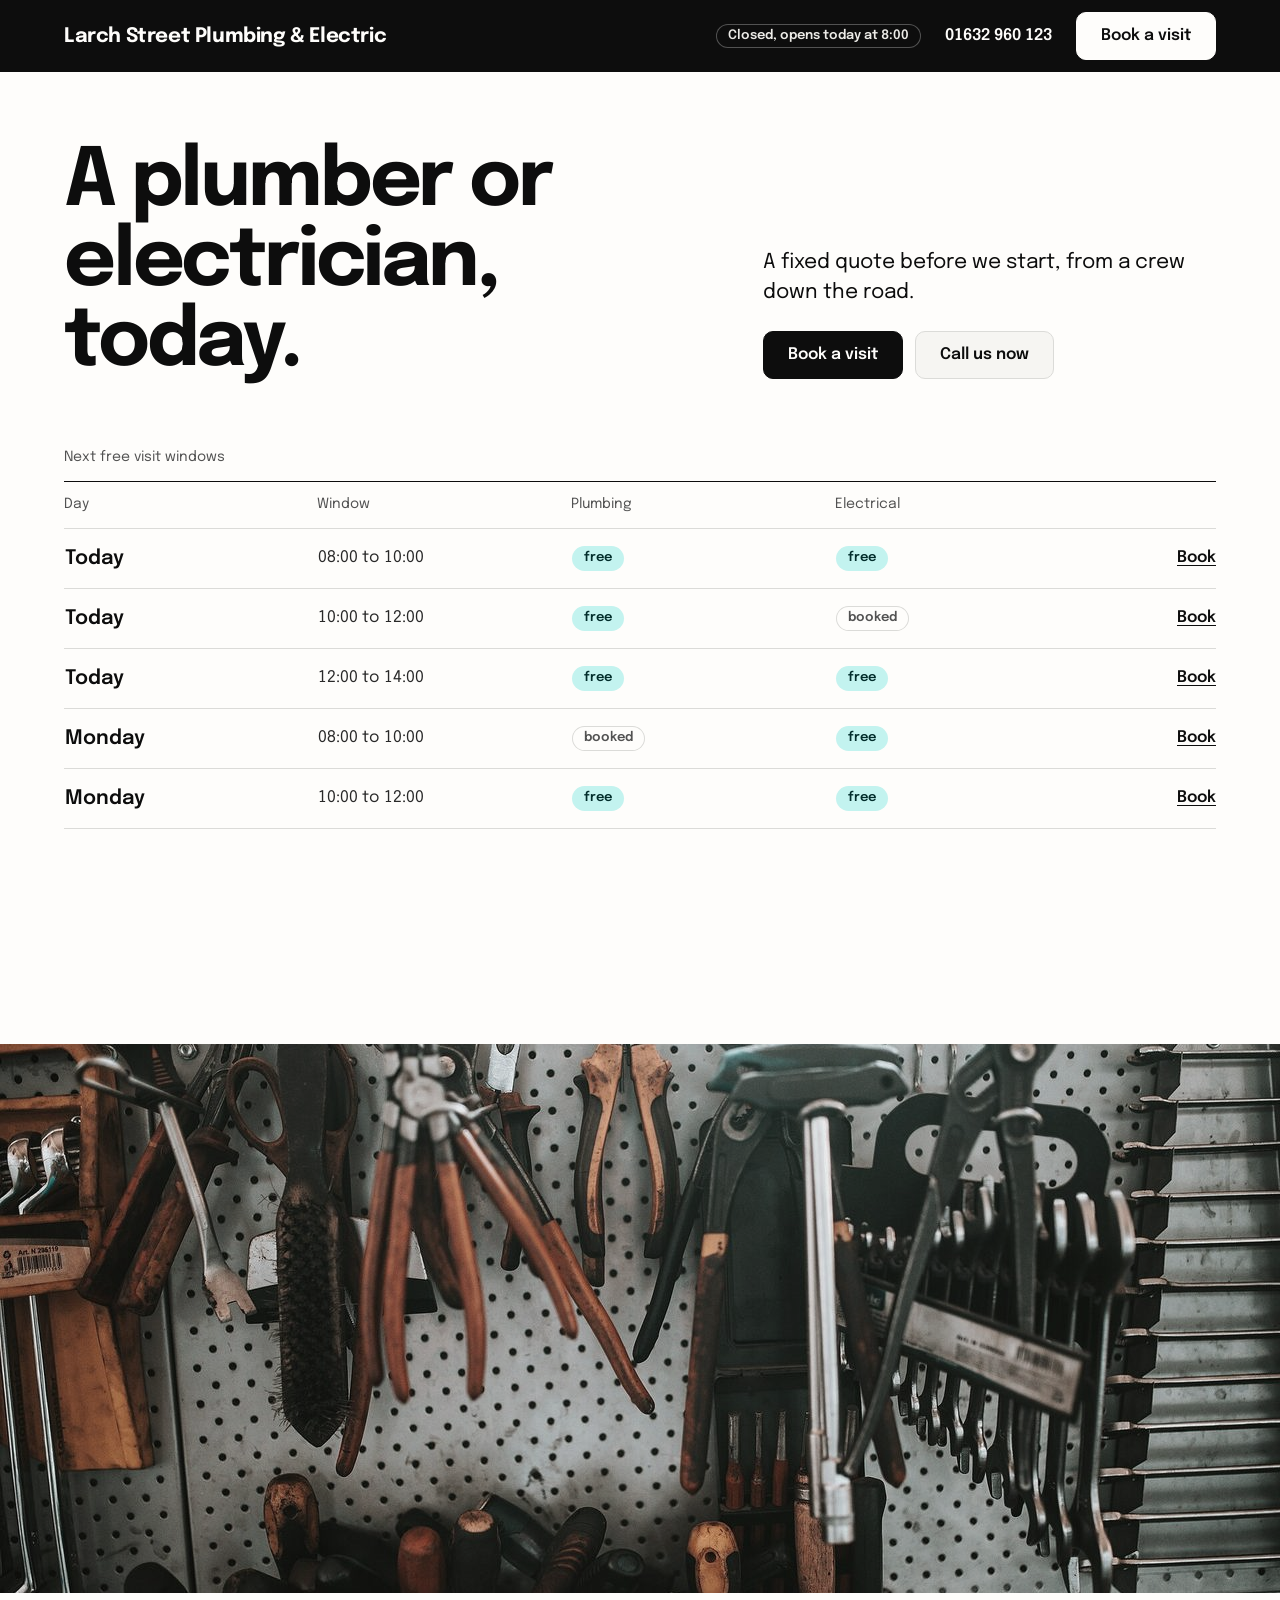
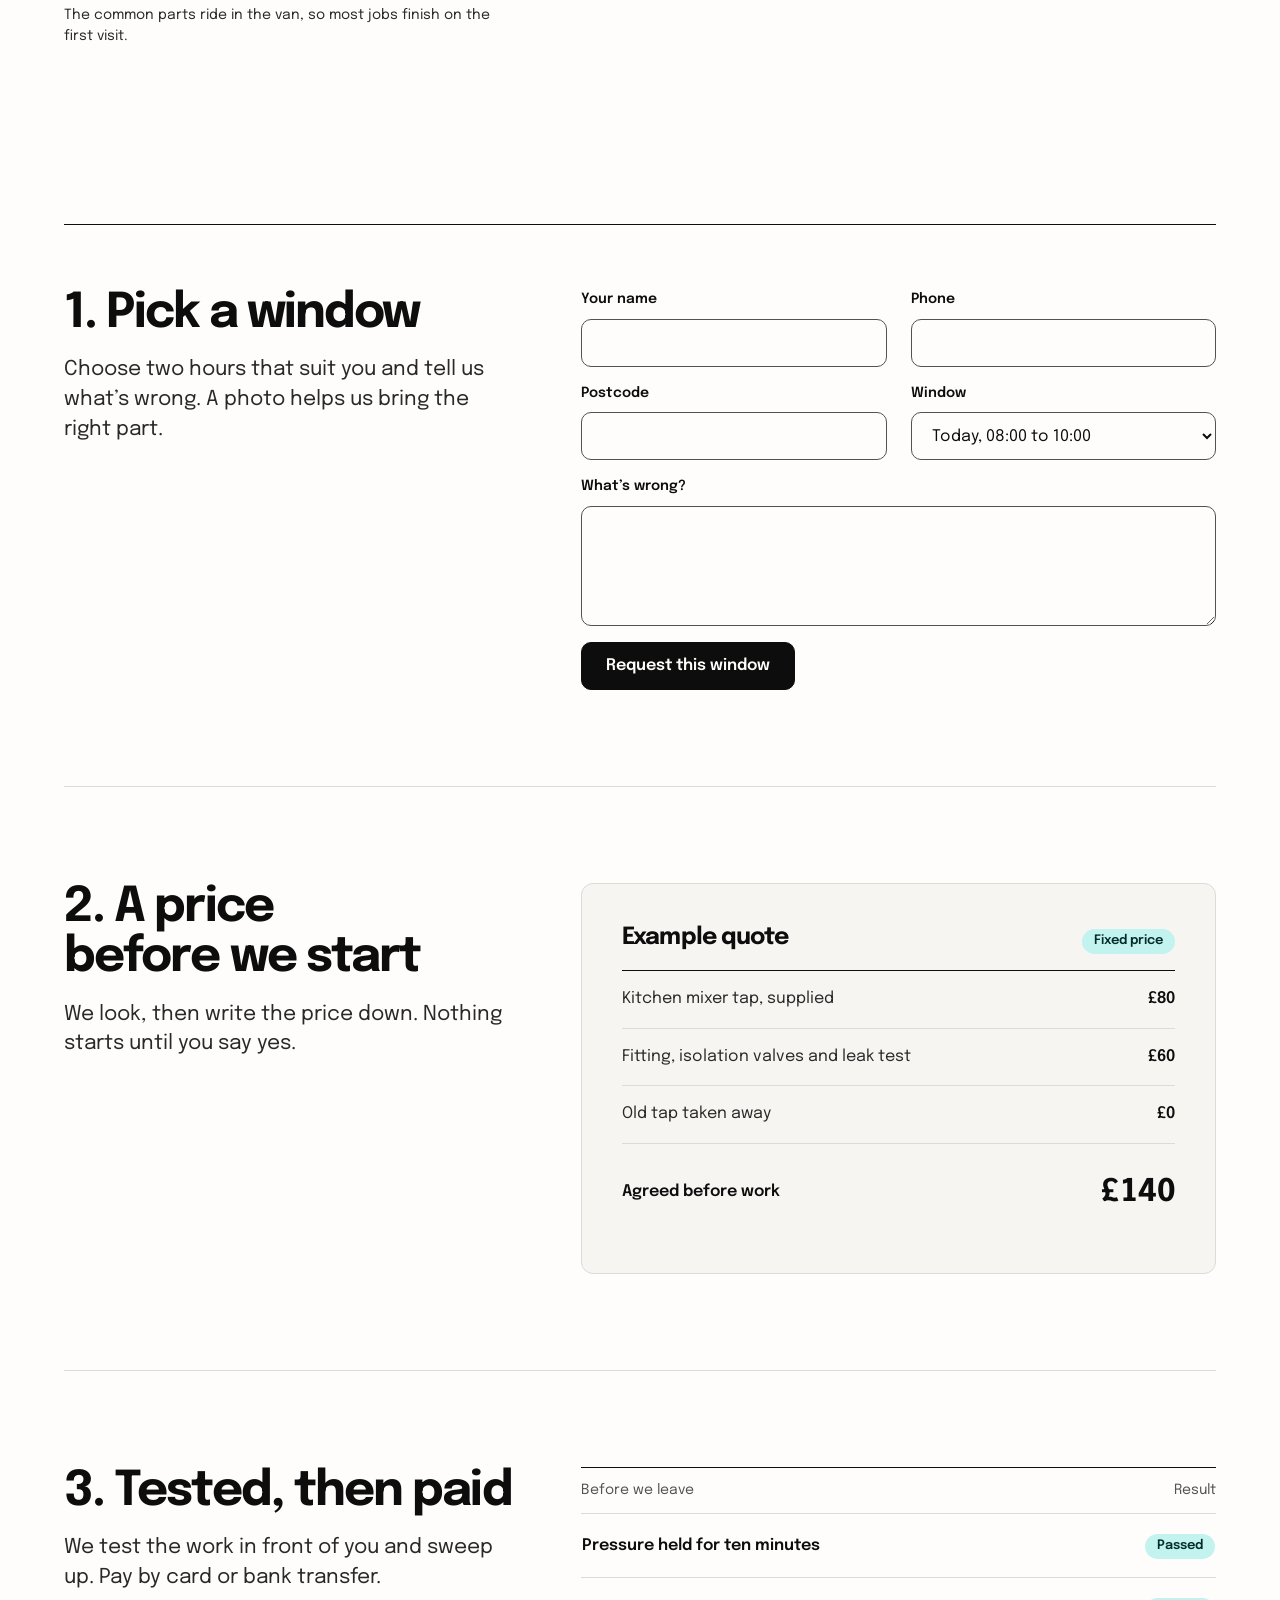
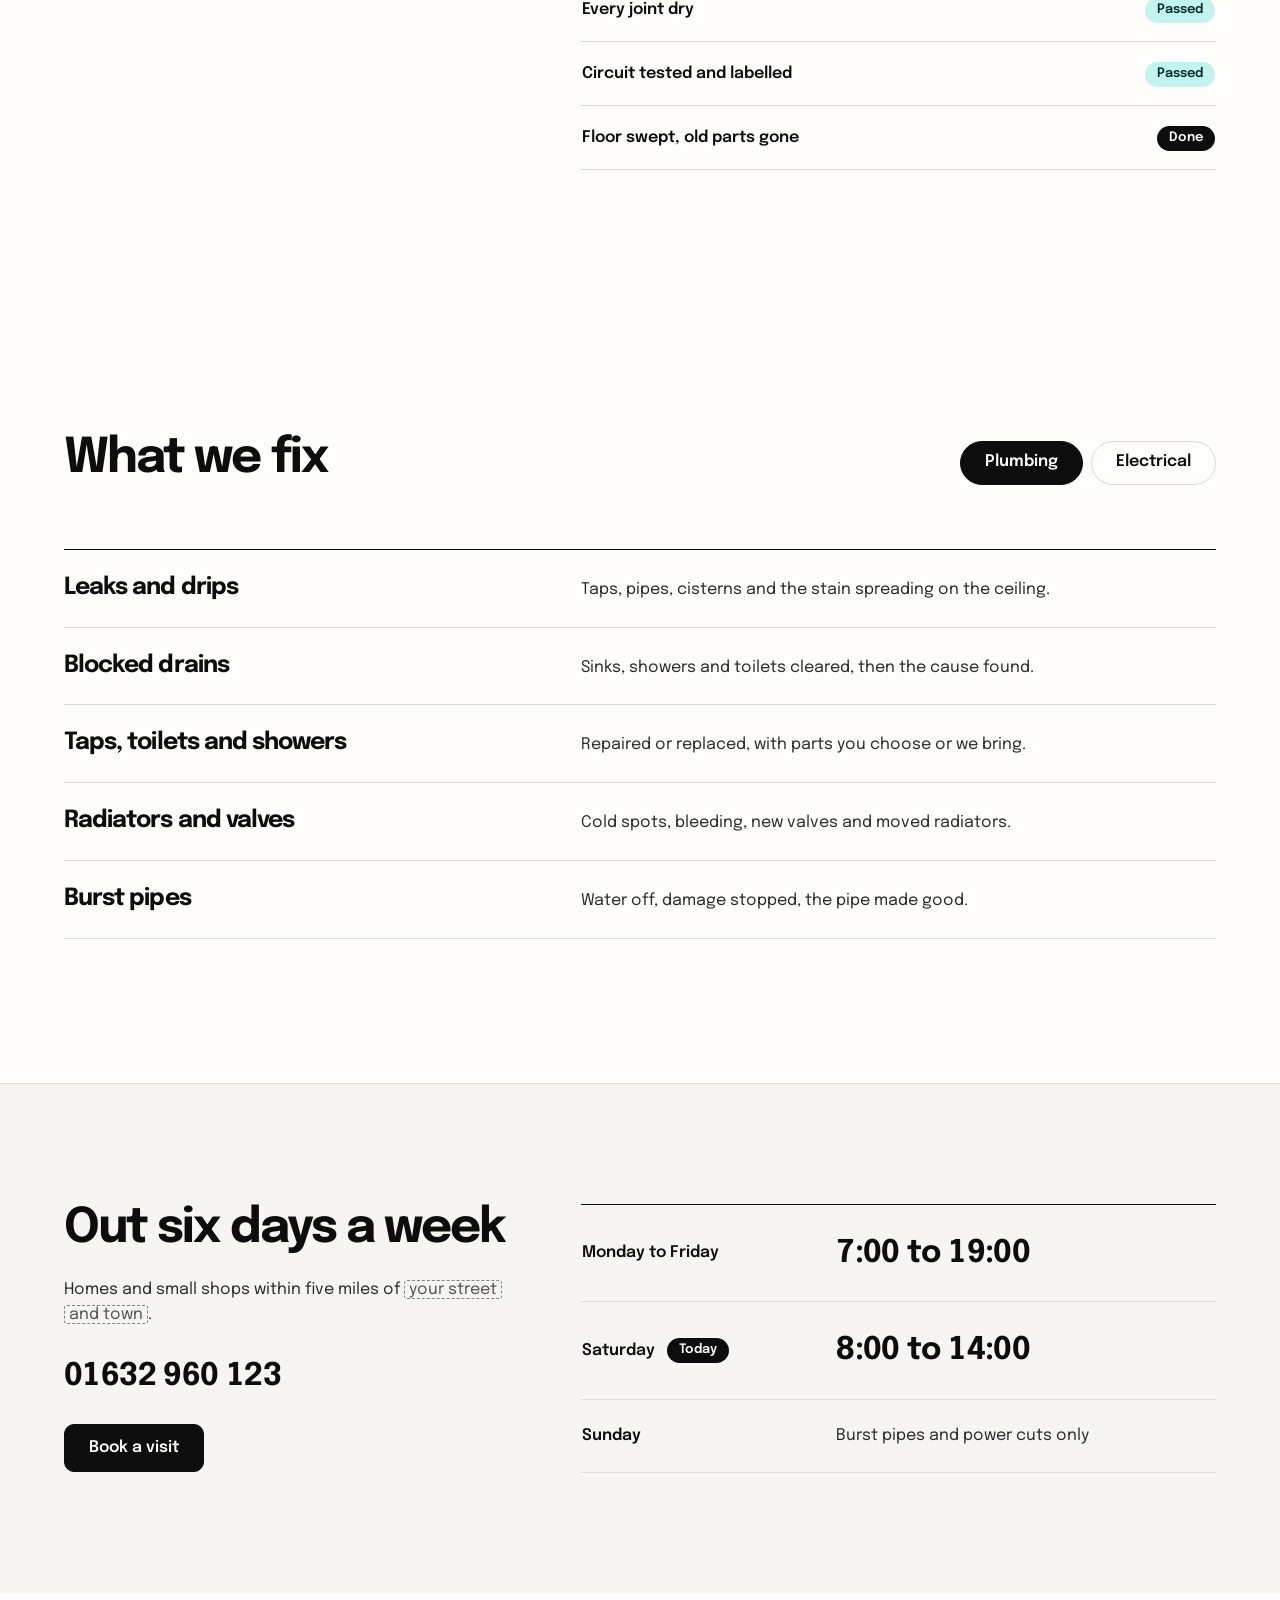
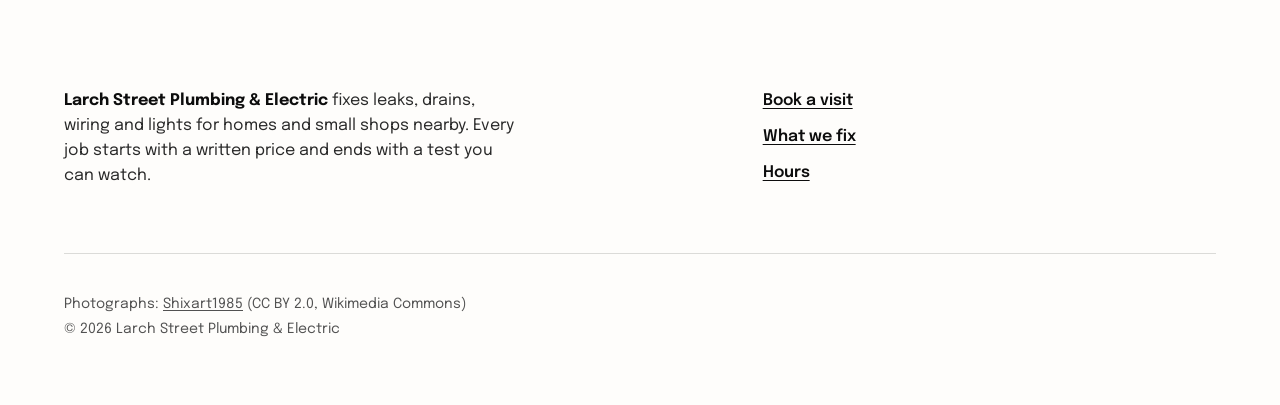
<file: trades/index.html>
<!DOCTYPE html>
<html lang="en">
<head>
<meta charset="utf-8">
<meta name="viewport" content="width=device-width, initial-scale=1">
<title>Larch Street Plumbing &amp; Electric</title>
<meta name="description" content="A local plumber and electrician. Pick a two-hour visit window, get a fixed quote before any work starts.">
<link rel="preconnect" href="https://fonts.googleapis.com">
<link rel="preconnect" href="https://fonts.gstatic.com" crossorigin>
<link href="https://fonts.googleapis.com/css2?family=Epilogue:wght@400;600;700&amp;display=swap" rel="stylesheet">
<link rel="stylesheet" href="style.css">
<script>document.documentElement.classList.add('js');</script>
</head>
<body>
<a class="skip" href="#main">Skip to content</a>

<header class="slab">
  <div class="container slab__in">
    <a class="wordmark" href="#top">Larch Street Plumbing &amp; Electric</a>
    <div class="slab__end">
      <span class="tag tag--out" role="status" data-status>Open Monday to Saturday</span>
      <a class="slab__phone" href="tel:+441632960123">01632 960 123</a>
      <a class="btn btn--paper" href="#book">Book a visit</a>
    </div>
  </div>
</header>

<main id="main">
  <section class="hero" id="top" aria-labelledby="hero-h">
    <div class="container">
      <div class="hero__head">
        <h1 id="hero-h">A plumber or electrician, today.</h1>
        <div class="hero__side">
          <p class="lead">A fixed quote before we start, from a crew down the road.</p>
          <div class="actions">
            <a class="btn btn--primary" href="#book">Book a visit</a>
            <a class="btn" href="tel:+441632960123">Call us now</a>
          </div>
        </div>
      </div>

      <div class="slots">
        <table>
          <caption>Next free visit windows</caption>
          <thead>
            <tr><th scope="col">Day</th><th scope="col">Window</th><th scope="col">Plumbing</th><th scope="col">Electrical</th><th scope="col"><span class="visually-hidden">Book</span></th></tr>
          </thead>
          <tbody data-slots>
            <tr><td>Monday</td><td class="num">10:00 to 12:00</td><td><span class="tag tag--in"><span class="m">Plumber </span>free</span></td><td><span class="tag tag--out"><span class="m">Electrician </span>booked</span></td><td><a class="link" href="#book">Book</a></td></tr>
            <tr><td>Monday</td><td class="num">14:00 to 16:00</td><td><span class="tag tag--in"><span class="m">Plumber </span>free</span></td><td><span class="tag tag--in"><span class="m">Electrician </span>free</span></td><td><a class="link" href="#book">Book</a></td></tr>
            <tr><td>Tuesday</td><td class="num">08:00 to 10:00</td><td><span class="tag tag--out"><span class="m">Plumber </span>booked</span></td><td><span class="tag tag--in"><span class="m">Electrician </span>free</span></td><td><a class="link" href="#book">Book</a></td></tr>
            <tr><td>Tuesday</td><td class="num">10:00 to 12:00</td><td><span class="tag tag--in"><span class="m">Plumber </span>free</span></td><td><span class="tag tag--in"><span class="m">Electrician </span>free</span></td><td><a class="link" href="#book">Book</a></td></tr>
            <tr><td>Tuesday</td><td class="num">12:00 to 14:00</td><td><span class="tag tag--in"><span class="m">Plumber </span>free</span></td><td><span class="tag tag--in"><span class="m">Electrician </span>free</span></td><td><a class="link" href="#book">Book</a></td></tr>
          </tbody>
        </table>
      </div>
    </div>
  </section>

  <section class="bleed" aria-label="What the van carries">
    <figure class="photo photo--wide" data-slot="van" data-alt="Your van, workshop or tools: the parts you carry to every job">
      <img src="images/pegboard-1920.jpg"
           srcset="images/pegboard-960.jpg 960w, images/pegboard-1280.jpg 1280w, images/pegboard-1920.jpg 1920w"
           sizes="100vw" width="6016" height="4016" loading="lazy"
           alt="Pliers, wrenches and screwdrivers hung on a pegboard wall">
    </figure>
    <div class="container">
      <p class="caption">The common parts ride in the van, so most jobs finish on the first visit.</p>
    </div>
  </section>

  <section class="stages" aria-label="How a visit goes">
    <div class="container">
      <ol class="stages__list">
        <li class="stage" id="book">
          <div class="stage__text">
            <h2>1. Pick a window</h2>
            <p>Choose two hours that suit you and tell us what’s wrong. A photo helps us bring the right part.</p>
          </div>
          <form class="book" data-endpoint="" novalidate>
            <div class="field">
              <label for="b-name">Your name</label>
              <input id="b-name" name="name" type="text" autocomplete="name" required>
            </div>
            <div class="field">
              <label for="b-phone">Phone</label>
              <input id="b-phone" name="phone" type="tel" autocomplete="tel" required>
            </div>
            <div class="field">
              <label for="b-post">Postcode</label>
              <input id="b-post" name="postcode" type="text" autocomplete="postal-code" required>
            </div>
            <div class="field">
              <label for="b-window">Window</label>
              <select id="b-window" name="window" data-window-select required>
                <option>Monday, 10:00 to 12:00</option>
                <option>Monday, 14:00 to 16:00</option>
                <option>Tuesday, 08:00 to 10:00</option>
              </select>
            </div>
            <div class="field field--wide">
              <label for="b-what">What’s wrong?</label>
              <textarea id="b-what" name="problem" required></textarea>
            </div>
            <div class="book__foot">
              <button class="btn btn--primary" type="submit">Request this window</button>
              <p class="book__help" id="b-help" aria-live="polite"></p>
            </div>
          </form>
        </li>

        <li class="stage">
          <div class="stage__text">
            <h2>2. A price before we start</h2>
            <p>We look, then write the price down. Nothing starts until you say yes.</p>
          </div>
          <div class="quote well">
            <div class="quote__top">
              <h3>Example quote</h3>
              <span class="tag tag--in">Fixed price</span>
            </div>
            <table>
              <tbody>
                <tr><td>Kitchen mixer tap, supplied</td><td class="num">£80</td></tr>
                <tr><td>Fitting, isolation valves and leak test</td><td class="num">£60</td></tr>
                <tr><td>Old tap taken away</td><td class="num">£0</td></tr>
              </tbody>
              <tfoot>
                <tr><td>Agreed before work</td><td class="num">£140</td></tr>
              </tfoot>
            </table>
          </div>
        </li>

        <li class="stage">
          <div class="stage__text">
            <h2>3. Tested, then paid</h2>
            <p>We test the work in front of you and sweep up. Pay by card or bank transfer.</p>
          </div>
          <table class="checks">
            <thead><tr><th scope="col">Before we leave</th><th scope="col">Result</th></tr></thead>
            <tbody>
              <tr><td>Pressure held for ten minutes</td><td><span class="tag tag--in">Passed</span></td></tr>
              <tr><td>Every joint dry</td><td><span class="tag tag--in">Passed</span></td></tr>
              <tr><td>Circuit tested and labelled</td><td><span class="tag tag--in">Passed</span></td></tr>
              <tr><td>Floor swept, old parts gone</td><td><span class="tag tag--on">Done</span></td></tr>
            </tbody>
          </table>
        </li>
      </ol>
    </div>
  </section>

  <section class="services" aria-labelledby="svc-h">
    <div class="container">
      <div class="services__head">
        <h2 id="svc-h">What we fix</h2>
        <div class="seg" role="tablist" aria-label="Trade" data-tabs>
          <button type="button" role="tab" id="t-plumb" aria-selected="true" aria-controls="p-plumb">Plumbing</button>
          <button type="button" role="tab" id="t-elec" aria-selected="false" aria-controls="p-elec" tabindex="-1">Electrical</button>
        </div>
      </div>
      <div class="panel" role="tabpanel" id="p-plumb" aria-labelledby="t-plumb">
        <p class="panel__name">Plumbing</p>
        <ul class="rows">
          <li><h3>Leaks and drips</h3><p>Taps, pipes, cisterns and the stain spreading on the ceiling.</p></li>
          <li><h3>Blocked drains</h3><p>Sinks, showers and toilets cleared, then the cause found.</p></li>
          <li><h3>Taps, toilets and showers</h3><p>Repaired or replaced, with parts you choose or we bring.</p></li>
          <li><h3>Radiators and valves</h3><p>Cold spots, bleeding, new valves and moved radiators.</p></li>
          <li><h3>Burst pipes</h3><p>Water off, damage stopped, the pipe made good.</p></li>
        </ul>
      </div>
      <div class="panel" role="tabpanel" id="p-elec" aria-labelledby="t-elec">
        <p class="panel__name">Electrical</p>
        <ul class="rows">
          <li><h3>Sockets and switches</h3><p>New, moved or replaced, including USB sockets.</p></li>
          <li><h3>Lighting</h3><p>Ceiling lights, spotlights, dimmers and outdoor lights.</p></li>
          <li><h3>Fuse boards</h3><p>Upgrades to a modern board with RCD protection.</p></li>
          <li><h3>Fault finding</h3><p>Tripping circuits and dead sockets traced and fixed.</p></li>
          <li><h3>Safety checks</h3><p>A written report on your wiring, for landlords and buyers.</p></li>
        </ul>
      </div>
    </div>
  </section>

  <section class="hours" aria-labelledby="hours-h">
    <div class="container hours__in">
      <div class="hours__text">
        <h2 id="hours-h">Out six days a week</h2>
        <p>Homes and small shops within five miles of <span class="fill" data-fill="address">your street and town</span>.</p>
        <a class="hours__phone" href="tel:+441632960123">01632 960 123</a>
        <div class="actions">
          <a class="btn btn--primary" href="#book">Book a visit</a>
        </div>
      </div>
      <table class="week" data-week>
        <tbody>
          <tr data-days="1,2,3,4,5"><th scope="row">Monday to Friday</th><td class="num">7:00 to 19:00</td></tr>
          <tr data-days="6"><th scope="row">Saturday</th><td class="num">8:00 to 14:00</td></tr>
          <tr data-days="0"><th scope="row">Sunday</th><td class="quiet">Burst pipes and power cuts only</td></tr>
        </tbody>
      </table>
    </div>
  </section>
</main>

<footer class="foot">
  <div class="container foot__in">
    <p class="foot__about"><b>Larch Street Plumbing &amp; Electric</b> fixes leaks, drains, wiring and lights for homes and small shops nearby. Every job starts with a written price and ends with a test you can watch.</p>
    <ul class="foot__links">
      <li><a class="link" href="#book">Book a visit</a></li>
      <li><a class="link" href="#svc-h">What we fix</a></li>
      <li><a class="link" href="#hours-h">Hours</a></li>
    </ul>
    <div class="foot__small">
      <p data-credits>Photographs: <a href="https://commons.wikimedia.org/wiki/File:Various_tools_hanging_on_a_pegboard_in_a_workshop_setting_with_natural_light_filtering_in.jpg">Shixart1985</a> (CC BY 2.0, Wikimedia Commons)</p>
      <p>© <span data-year>2026</span> Larch Street Plumbing &amp; Electric</p>
    </div>
  </div>
</footer>

<script>
/* ===== Customise here: your opening hours, visit windows and booked slots ===== */
const HOURS = { 0: null, 1: [7, 19], 2: [7, 19], 3: [7, 19], 4: [7, 19], 5: [7, 19], 6: [8, 14] }; // day of week (0 = Sunday): [open, close]
const WINDOWS = [8, 10, 12, 14, 16];   // start hour of each two-hour visit window
const BOOKED = { '2026-12-01-10': 'p' }; // "YYYY-MM-DD-hour": p = plumber booked, e = electrician booked, pe = both
const DEMO = true;                       // demo only: marks a few windows booked so both states show. Set to false on your live site
const SHOW = 5;                          // how many windows the list shows

const DAYS = ['Sunday', 'Monday', 'Tuesday', 'Wednesday', 'Thursday', 'Friday', 'Saturday'];
const pad = (h) => String(h).padStart(2, '0') + ':00';
const now = new Date();

function nextWindows() {
  const out = [];
  for (let d = 0; d < 14 && out.length < SHOW; d++) {
    const day = new Date(now); day.setDate(now.getDate() + d);
    const hrs = HOURS[day.getDay()]; if (!hrs) continue;
    for (const h of WINDOWS) {
      if (h < hrs[0] || h + 2 > hrs[1]) continue;
      if (d === 0 && h <= now.getHours()) continue;
      const key = `${day.getFullYear()}-${String(day.getMonth() + 1).padStart(2, '0')}-${String(day.getDate()).padStart(2, '0')}-${h}`;
      const b = BOOKED[key] || (DEMO ? ['', 'e', '', 'p', ''][out.length % 5] : '');
      if (b.includes('p') && b.includes('e')) continue;
      const label = d === 0 ? 'Today' : d === 1 ? 'Tomorrow' : DAYS[day.getDay()];
      out.push({ label, time: `${pad(h)} to ${pad(h + 2)}`, p: !b.includes('p'), e: !b.includes('e') });
      if (out.length === SHOW) break;
    }
  }
  return out;
}

const tag = (free, who) => `<span class="tag ${free ? 'tag--in' : 'tag--out'}"><span class="m">${who} </span>${free ? 'free' : 'booked'}</span>`;
const wins = nextWindows();
const body = document.querySelector('[data-slots]');
const select = document.querySelector('[data-window-select]');
if (wins.length) {
  body.innerHTML = wins.map((w, i) => `<tr><td>${w.label}</td><td class="num">${w.time}</td><td>${tag(w.p, 'Plumber')}</td><td>${tag(w.e, 'Electrician')}</td><td><a class="link" href="#book" data-pick="${i}">Book<span class="visually-hidden"> ${w.label}, ${w.time}</span></a></td></tr>`).join('');
  select.innerHTML = wins.map((w) => `<option>${w.label}, ${w.time}</option>`).join('');
  body.addEventListener('click', (e) => { const a = e.target.closest('[data-pick]'); if (a) select.selectedIndex = Number(a.dataset.pick); });
}

/* Open or closed, from the clock */
(() => {
  const el = document.querySelector('[data-status]');
  const today = HOURS[now.getDay()], h = now.getHours() + now.getMinutes() / 60;
  if (today && h >= today[0] && h < today[1]) { el.textContent = `Open now, until ${today[1]}:00`; el.className = 'tag tag--in'; }
  else {
    for (let d = 1; d < 8; d++) { const day = (now.getDay() + d) % 7, hrs = HOURS[day]; if (today && h < today[0]) { el.textContent = `Closed, opens today at ${today[0]}:00`; break; } if (hrs) { el.textContent = `Closed, opens ${d === 1 ? 'tomorrow' : DAYS[day]} at ${hrs[0]}:00`; break; } }
  }
  const row = document.querySelector(`[data-week] tr[data-days*="${now.getDay()}"] th`);
  if (row) row.insertAdjacentHTML('beforeend', ' <span class="tag tag--on">Today</span>');
  document.querySelector('[data-year]').textContent = now.getFullYear();
})();

/* Trade tabs: arrow keys move between them; without script both lists show */
document.querySelectorAll('[data-tabs]').forEach((list) => {
  const tabs = [...list.querySelectorAll('[role="tab"]')];
  const show = (t, focus) => { tabs.forEach((x) => { const on = x === t; x.setAttribute('aria-selected', on); x.tabIndex = on ? 0 : -1; document.getElementById(x.getAttribute('aria-controls')).hidden = !on; }); if (focus) t.focus(); };
  tabs.forEach((t, i) => { t.addEventListener('click', () => show(t)); t.addEventListener('keydown', (e) => { if (e.key === 'ArrowRight' || e.key === 'ArrowLeft') { e.preventDefault(); show(tabs[(i + (e.key === 'ArrowRight' ? 1 : tabs.length - 1)) % tabs.length], true); } }); });
  show(tabs[0]);
});

/* Booking form: set data-endpoint on the form (Formspree, Netlify Forms, your own) to make it send */
document.querySelectorAll('form[data-endpoint]').forEach((form) => {
  const help = form.querySelector('[aria-live]'), btn = form.querySelector('[type="submit"]');
  form.addEventListener('submit', (e) => {
    e.preventDefault();
    const bad = [...form.elements].filter((f) => f.willValidate && !f.checkValidity());
    form.querySelectorAll('[aria-invalid]').forEach((f) => f.removeAttribute('aria-invalid'));
    if (bad.length) { bad.forEach((f) => f.setAttribute('aria-invalid', 'true')); help.textContent = 'Fill in the marked fields so we can call you back.'; bad[0].focus(); return; }
    if (!form.dataset.endpoint) { help.textContent = 'Nothing was sent: this form is not connected yet.'; return; }
    btn.setAttribute('aria-busy', 'true');
    fetch(form.dataset.endpoint, { method: 'POST', body: new FormData(form), headers: { Accept: 'application/json' } })
      .then((r) => { help.textContent = r.ok ? 'Request received. We will call to confirm the window.' : 'That did not go through. Please call us instead.'; })
      .catch(() => { help.textContent = 'That did not go through. Please call us instead.'; })
      .finally(() => btn.removeAttribute('aria-busy'));
  });
});
</script>
<script>window.hallmarkSlots = (m) => { for (const [k, v] of Object.entries(m)) { const s = document.querySelector(`[data-slot="${k}"]`); if (!s) continue; const im = new Image(); im.src = typeof v === 'string' ? v : v.src; im.alt = (typeof v === 'object' && v.alt) || s.dataset.alt || ''; s.querySelectorAll(':scope > img').forEach((o) => o.remove()); s.prepend(im); } };
document.querySelectorAll('[data-slot] img').forEach((i) => { if (i.complete && !i.naturalWidth) i.remove(); else i.addEventListener('error', () => i.remove(), { once: true }); });</script>
</body>
</html>
</file>
<file: cafe/style.css>
/* Hallmark · shape: Marquee Hero · genre: editorial · theme: Broadside (deal 3/3, seed template-neighbourhood-cafe-restaurant-ff53·16431e63·2026-11-21·r0) · job: visit · draw: 543a0d
 * hero: Ledge · nav: masthead · footer: colophon block · imagery: photographs, library 2, duotone · signature: the café's name and hours set as a printer's bill, Six Caps fitted to the measure · broadside: bill
 * axes: light/display-condensed/warm · posture: committed · contrast: pass · fold: pass · v2.0.0 */
/* Hallmark · pre-emit critique: P4 H5 E4 S4 R4 V5 · weakest: S, cafés share a vocabulary; the week is printed as a bill and the next supper nights come from the calendar instead of a mood photo grid */
/* Hallmark · dismissed F4 · the second fill is the selected menu tab, a state of the switcher and not a second primary button */
/* Hallmark · swap: the sticky bar carries today's hours at the foot of the screen, the masthead stays a masthead */
@import url("./tokens.css");
@import url("./base.css");

/* ---------- Customise: colours, the three faces and the grain live in tokens.css ---------- */

.skip { position: absolute; left: var(--space-md); top: calc(-1 * var(--space-3xl)); z-index: var(--z-toast); padding: var(--space-xs) var(--space-md); background: var(--color-ink); color: var(--color-paper); }
.skip:focus-visible { top: var(--space-md); }

body { padding-bottom: var(--space-2xl); }
h1, .display { font-family: var(--font-display); font-weight: 400; text-transform: uppercase; line-height: 1; letter-spacing: var(--tracking-display); }
.fit { display: block; width: max-content; max-width: none; white-space: nowrap; line-height: 0.88; font-size: clamp(4rem, 10vw, 9rem); }
h2, h3, .wordmark { font-family: var(--font-display-2); font-weight: 400; text-transform: uppercase; line-height: 1; letter-spacing: 0; }
h2 { font-size: var(--text-section); }
h3 { font-size: var(--text-title); line-height: 1.1; }
.rule-bar { border-top: var(--rule-bar) solid var(--color-ink); }

.grained { position: relative; isolation: isolate; }
.grained::after { content: ""; position: absolute; inset: 0; pointer-events: none; z-index: 1; background-size: 200px 200px; opacity: var(--grain); mix-blend-mode: multiply; background-image: url("data:image/svg+xml,%3Csvg xmlns='http://www.w3.org/2000/svg' width='200' height='200'%3E%3Cfilter id='g'%3E%3CfeTurbulence type='fractalNoise' baseFrequency='0.85' numOctaves='2' stitchTiles='stitch'/%3E%3CfeColorMatrix values='0 0 0 0 0 0 0 0 0 0 0 0 0 0 0 0 0 0 9 -4'/%3E%3C/filter%3E%3Crect width='100%25' height='100%25' filter='url(%23g)'/%3E%3C/svg%3E"); }

/* Controls: the ink block and its framed partner */
.btn { display: inline-flex; align-items: center; justify-content: center; min-height: 48px; padding: 0 var(--space-xl); border: var(--rule-frame) solid var(--color-ink); border-radius: 0; background: var(--color-ink); color: var(--color-paper); font: 600 var(--text-sm)/1 var(--font-body); text-transform: uppercase; letter-spacing: 0.02em; white-space: nowrap; text-decoration: none; cursor: pointer; transition: background-color var(--dur-short) var(--ease-out), color var(--dur-short) var(--ease-out), transform var(--dur-micro) var(--ease-out); }
.btn:hover { background: var(--color-ink-2); border-color: var(--color-ink-2); }
.btn:active { transform: translateY(1px); }
.btn:focus-visible { outline: 2px solid var(--color-focus); outline-offset: 3px; }
.btn:disabled, .btn[aria-disabled="true"] { opacity: 0.55; cursor: not-allowed; transform: none; }
.btn[aria-busy="true"] { cursor: progress; }
.btn--frame { background: transparent; color: var(--color-ink); box-shadow: inset 0 0 0 3px var(--color-paper), inset 0 0 0 4px var(--color-ink); }
.btn--frame:hover { background: var(--color-paper-2); border-color: var(--color-ink); box-shadow: inset 0 0 0 3px var(--color-paper-2), inset 0 0 0 4px var(--color-ink); }

a { text-decoration-thickness: 1px; transition: color var(--dur-micro) var(--ease-out); }
a:hover { color: var(--color-accent); }

/* ---------- Masthead ---------- */
.mast { border-bottom: var(--rule-frame) solid var(--color-ink); }
.mast__in { display: grid; grid-template-columns: minmax(0, 1fr) auto minmax(0, 1fr); align-items: center; gap: var(--space-lg); min-height: 76px; }
.mast a { font-size: var(--text-sm); font-weight: 500; }
.mast a:focus-visible { outline: 2px solid var(--color-focus); outline-offset: 3px; }
.mast__end { justify-self: end; }
.wordmark { font-size: clamp(1.5rem, 1.2vw + 1rem, 2.25rem); text-decoration: none; white-space: nowrap; }
.mast .wordmark { font-size: clamp(1.5rem, 1.2vw + 1rem, 2.25rem); font-weight: 400; }

/* ---------- Hero: a ledge of wood type ---------- */
.hero { min-height: calc(100dvh - 79px - var(--space-2xl)); display: grid; align-content: end; padding-block: var(--space-2xl) var(--space-xl); }
.hero__grid { display: grid; grid-template-columns: minmax(0, 9fr) minmax(0, 3fr); gap: var(--space-2xl); align-items: end; padding-top: var(--space-lg); border-top: var(--rule-bar) solid var(--color-ink); }
.hero h1 { max-width: none; font-size: inherit; overflow-wrap: normal; }
.hero__red { margin-top: var(--space-md); color: var(--color-accent); }
.hero__side { display: grid; gap: var(--space-lg); padding-bottom: var(--space-xs); }
.hero__side p { font-size: var(--text-lead); line-height: 1.4; color: var(--color-ink-2); }
.actions { display: flex; flex-wrap: wrap; gap: var(--space-sm); }

/* ---------- On the board: photograph and menu ---------- */
.board { padding-block: var(--section-gap) var(--section-gap-s); }
.board__in { display: grid; grid-template-columns: minmax(0, 5fr) minmax(0, 7fr); gap: var(--space-2xl); align-items: start; }
.frame { border: var(--rule-frame) solid var(--color-ink); box-shadow: inset 0 0 0 3px var(--color-paper), inset 0 0 0 4px var(--color-ink); }
.photo-frame { padding: var(--space-xs); background: var(--color-paper); }
.photo { margin: 0; aspect-ratio: 4 / 5; }
.photo > img { object-position: 50% 50%; }
.caption { margin-top: var(--space-sm); font-size: var(--text-sm); font-weight: 500; color: var(--color-muted); }
.board__menu { display: grid; gap: var(--space-xl); }
.board__menu h2 { padding-top: var(--space-lg); border-top: var(--rule-bar) solid var(--color-ink); }

.tabs { display: flex; flex-wrap: wrap; gap: 0; }
.tabs button { min-height: 48px; padding: 0 var(--space-lg); border: 1px solid var(--color-ink); border-radius: 0; background: transparent; color: var(--color-ink); font: 600 var(--text-sm)/1 var(--font-body); text-transform: uppercase; letter-spacing: 0.02em; cursor: pointer; transition: background-color var(--dur-short) var(--ease-out), color var(--dur-short) var(--ease-out); }
.tabs button + button { border-left: 0; }
.tabs button:hover { background: var(--color-paper-2); }
.tabs button:active { transform: translateY(1px); }
.tabs button[aria-selected="true"] { background: var(--color-ink); color: var(--color-paper); }
.tabs button:focus-visible { outline: 2px solid var(--color-focus); outline-offset: 2px; position: relative; z-index: 1; }
.tabs button:disabled { opacity: 0.55; cursor: not-allowed; }
.menu + .menu { margin-top: var(--space-xl); }
.js .menu + .menu { margin-top: 0; }
.menu__when { padding-bottom: var(--space-sm); font-size: var(--text-sm); font-weight: 500; color: var(--color-muted); }
.dishes { list-style: none; margin: 0; padding: 0; border-top: 1px solid var(--color-ink); }
.dishes li { display: grid; grid-template-columns: minmax(0, 1fr) auto; gap: var(--space-xs) var(--space-lg); align-items: baseline; padding-block: var(--space-md); border-bottom: 1px solid var(--color-rule); }
.dishes b { font-weight: 600; font-size: var(--text-lg); }
.dishes span { grid-column: 1; color: var(--color-muted); }
.dishes .price { grid-column: 2; grid-row: 1; font-weight: 600; font-size: var(--text-lg); font-variant-numeric: tabular-nums; }

/* ---------- The week, printed as a bill ---------- */
.week { padding-block: var(--section-gap-s) var(--section-gap); }
.week h2 { padding-bottom: var(--space-xl); }
.bill { display: grid; grid-template-columns: repeat(3, minmax(0, 1fr)); border-top: var(--rule-bar) solid var(--color-ink); border-bottom: 1px solid var(--color-ink); }
.bill > div { display: grid; align-content: start; gap: var(--space-md); padding: var(--space-xl) var(--space-xl) var(--space-2xl); border-left: var(--rule-bar) solid var(--color-ink); container-type: inline-size; }
.bill > div:first-child { padding-left: 0; border-left: 0; }
.bill > div:last-child { padding-right: 0; }
.bill .display { min-width: 0; }
.bill .fit { font-size: clamp(3rem, 5vw, 5.5rem); }
.bill h3 { font-size: var(--text-2xl); }
.bill p { padding-top: var(--space-md); border-top: 1px solid var(--color-rule); color: var(--color-ink-2); max-width: 34ch; }
.bill .is-today .display { color: var(--color-accent); }

/* ---------- Supper nights ---------- */
.suppers { padding-block: 0 var(--section-gap-s); }
.suppers__in { display: grid; grid-template-columns: minmax(0, 4fr) minmax(0, 8fr); gap: var(--space-2xl); align-items: start; }
.nights { list-style: none; margin: 0; padding: 0; border-top: var(--rule-bar) solid var(--color-ink); }
.nights li { display: grid; grid-template-columns: minmax(0, 4fr) minmax(0, 6fr) auto; gap: var(--space-lg); align-items: center; padding-block: var(--space-lg); border-bottom: 1px solid var(--color-rule); }
.nights .display { font-size: clamp(2.75rem, 3.5vw, 4rem); line-height: 1; white-space: nowrap; }
.nights p { margin-top: var(--space-2xs); color: var(--color-muted); }
.nights a { font-weight: 600; white-space: nowrap; }
.nights a:focus-visible { outline: 2px solid var(--color-focus); outline-offset: 3px; }

/* ---------- The vermilion band: ask for a table ---------- */
.ask { padding-block: var(--section-gap-s); background: var(--color-accent); color: var(--color-accent-ink); }
.ask__in { display: grid; grid-template-columns: minmax(0, 5fr) minmax(0, 7fr); gap: var(--space-2xl); align-items: start; }
.ask__text { display: grid; gap: var(--space-md); }
.ask__text p { font-size: var(--text-lead); line-height: 1.4; max-width: 34ch; }
.ask form { display: grid; grid-template-columns: repeat(2, minmax(0, 1fr)); gap: var(--space-md) var(--space-lg); }
.field { display: grid; gap: var(--space-xs); min-width: 0; }
.field label { font-size: var(--text-sm); font-weight: 500; }
.field input, .field select { width: 100%; min-height: 48px; padding: 0 var(--space-md); border: 1px solid var(--color-ink); border-radius: 0; background: var(--color-accent-ink); color: var(--color-ink); outline: 2px solid transparent; outline-offset: 2px; }
.field input:focus-visible, .field select:focus-visible { outline-color: var(--color-accent-ink); }
.field [aria-invalid] { box-shadow: inset 0 0 0 2px var(--color-ink); }
.field input:disabled, .field select:disabled { opacity: 0.55; cursor: not-allowed; }
.ask__foot { grid-column: 1 / -1; display: flex; flex-wrap: wrap; align-items: center; gap: var(--space-md); }
.ask__help { min-height: 1lh; font-size: var(--text-sm); font-weight: 500; }

/* ---------- Getting here: particulars ---------- */
.here { padding-block: var(--section-gap) var(--section-gap-s); }
.here__in { display: grid; grid-template-columns: minmax(0, 7fr) minmax(0, 5fr); gap: var(--space-2xl); align-items: start; }
.here h2 { padding-bottom: var(--space-xl); }
.facts { margin: 0; border-top: var(--rule-bar) solid var(--color-ink); }
.facts > div { display: grid; grid-template-columns: minmax(0, 4fr) minmax(0, 8fr); gap: var(--space-lg); align-items: baseline; padding-block: var(--space-lg); border-bottom: 1px solid var(--color-rule); }
.facts dt { font-family: var(--font-display-2); text-transform: uppercase; font-size: var(--text-lg); line-height: 1.1; }
.facts dd { margin: 0; font-weight: 600; font-size: var(--text-lg); line-height: 1.4; }
.facts dd a { font-variant-numeric: tabular-nums; }
.facts dd a:focus-visible { outline: 2px solid var(--color-focus); outline-offset: 3px; }
.here .photo { aspect-ratio: 4 / 5; }
.fill { padding: 0 0.25em; border: 1px dashed color-mix(in oklch, var(--color-muted) 70%, transparent); border-radius: 0; color: var(--color-muted); font-weight: 500; -webkit-box-decoration-break: clone; box-decoration-break: clone; }

/* ---------- Footer: a colophon block ---------- */
.foot { padding-block: var(--space-3xl) var(--space-2xl); border-top: var(--rule-frame) solid var(--color-ink); }
.foot__in { display: grid; gap: var(--space-lg); }
.foot__in .wordmark { font-size: var(--text-2xl); }
.foot__about { max-width: 60ch; color: var(--color-ink-2); }
.foot__small { display: grid; gap: var(--space-2xs); padding-top: var(--space-lg); border-top: 1px solid var(--color-rule); font-size: var(--text-sm); color: var(--color-muted); }

/* ---------- Today's hours, stuck to the foot of the screen ---------- */
.today { position: fixed; inset-inline: 0; bottom: 0; z-index: var(--z-sticky-nav); background: var(--color-ink); color: var(--color-paper); }
.today__in { display: flex; align-items: center; justify-content: space-between; gap: var(--space-md); min-height: 64px; }
.today p { font-weight: 600; }
.today p span { font-weight: 400; color: var(--color-paper-3); }
.today__end { display: flex; align-items: center; gap: var(--space-lg); }
.today a:not(.btn) { color: var(--color-paper); font-size: var(--text-sm); font-weight: 500; }
.today a:not(.btn):hover { color: var(--color-paper-3); }
.today a:focus-visible { outline: 2px solid var(--color-paper); outline-offset: 3px; }
.today .btn { min-height: 44px; padding: 0 var(--space-lg); background: var(--color-paper); border-color: var(--color-paper); color: var(--color-ink); }
.today .btn:hover { background: var(--color-paper-3); border-color: var(--color-paper-3); }

/* ---------- Smaller screens ---------- */
@media (max-width: 60rem) {
  .hero { min-height: 0; }
  .hero__grid, .board__in, .suppers__in, .ask__in, .here__in { grid-template-columns: minmax(0, 1fr); gap: var(--space-xl); }
  .bill { grid-template-columns: minmax(0, 1fr); }
  .bill > div { padding: var(--space-xl) 0; border-left: 0; border-top: 1px solid var(--color-ink); }
  .bill > div:first-child { border-top: 0; }
  .mast__in { grid-template-columns: minmax(0, 1fr) auto; }
  .mast__start { display: none; }
}
@media (max-width: 40rem) {
  .nights li { grid-template-columns: minmax(0, 1fr) auto; }
  .nights li > div:nth-child(2) { grid-column: 1 / -1; grid-row: 2; }
  .ask form { grid-template-columns: minmax(0, 1fr); }
  .facts > div { grid-template-columns: minmax(0, 1fr); gap: var(--space-2xs); }
  .today__end a:not(.btn) { display: none; }
  .mast__in { grid-template-columns: minmax(0, 1fr); justify-items: center; }
  .mast__end { display: none; }
  .mast .wordmark { font-size: var(--text-xl); }
}
</file>
<file: launch/style.css>
/* Hallmark · shape: Split Studio · genre: modern-minimal · theme: Dusk (deal 2/3, seed template-saas-app-launch-1b6e·16431e63·2026-11-21·r0) · job: sign up · draw: 2b5681
 * hero: Settled · nav: floating pill · footer: index columns · imagery: photographs, library 1, natural · product sample in hero and rows · signature: last night's check of every page, in smoked glass over a valley of fog · dusk: fog/periwinkle-apricot/glass
 * axes: dark/grotesk-sans/cool · posture: committed · contrast: pass · fold: pass · v2.0.0 */
/* Hallmark · pre-emit critique: P4 H4 E4 S4 R4 V4 · weakest: S, uptime tools all promise peace of mind; showed the actual night's run and the one email it sends instead of claims */
/* Hallmark · dismissed 29 · the blurred smoked glass with its lit edge is the Dusk theme's product surface, laid over a real photograph */
/* Hallmark · dismissed F4 · the second fill is the button drawn inside the sample morning email, part of the product shown */
/* Hallmark · dismissed F7 · every pill here is a control or a control group: the skip link, the email and button pill, the period switch */
/* Hallmark · swap: the draw left out Split, but the drawn Split Studio shape is built from splits, so the splits stay and the Band is the composition left out */
@import url("./tokens.css");
@import url("./base.css");

/* ---------- Customise: colours, fonts and radii live in tokens.css ---------- */

.skip { position: absolute; left: var(--space-md); top: calc(-1 * var(--space-3xl)); z-index: var(--z-toast); padding: var(--space-xs) var(--space-md); border-radius: var(--radius-pill); background: var(--color-accent); color: var(--color-accent-ink); }
.skip:focus-visible { top: var(--space-md); }

h1, h2, h3 { font-family: var(--font-display); font-weight: var(--display-weight); letter-spacing: var(--tracking-display); }
.num { font-variant-numeric: tabular-nums; }
.num .c { color: var(--color-muted); }
.muted { color: var(--color-muted); }

/* Controls */
.btn { display: inline-flex; align-items: center; justify-content: center; min-height: 48px; padding: 0 var(--space-lg); border: 0; border-radius: var(--radius-pill); background: var(--color-accent); color: var(--color-accent-ink); font: 600 0.9375rem/1 var(--font-body); white-space: nowrap; text-decoration: none; cursor: pointer; box-shadow: inset 0 1px 0 color-mix(in oklab, var(--color-light) 35%, transparent); transition: background-color var(--dur-short) var(--ease-out), box-shadow var(--dur-short) var(--ease-out), transform var(--dur-micro) var(--ease-out); }
.btn:hover { background: var(--color-accent-hi); box-shadow: inset 0 1px 0 color-mix(in oklab, var(--color-light) 35%, transparent), 0 0 0 4px color-mix(in oklab, var(--color-accent) 22%, transparent); }
.btn:active { transform: translateY(1px); }
.btn:focus-visible { outline: 2px solid var(--color-focus); outline-offset: 3px; }
.btn:disabled, .btn[aria-disabled="true"] { opacity: 0.55; cursor: not-allowed; transform: none; }
.btn[aria-busy="true"] { cursor: progress; }
.btn--ghost { background: color-mix(in oklab, var(--color-light) 4%, transparent); color: var(--color-ink); box-shadow: inset 0 0 0 1px var(--color-rule); }
.btn--ghost:hover { background: color-mix(in oklab, var(--color-light) 9%, transparent); box-shadow: inset 0 0 0 1px var(--color-muted); }
.btn--sm { min-height: 44px; padding: 0 var(--space-md); }

.glass { background: var(--glass); border-radius: var(--radius-card); -webkit-backdrop-filter: blur(var(--glass-blur)) saturate(1.35); backdrop-filter: blur(var(--glass-blur)) saturate(1.35); box-shadow: var(--glass-hi), var(--shadow-card); }

/* ---------- Nav: a floating pill ---------- */
.nav { position: sticky; top: var(--space-md); z-index: var(--z-sticky-nav); margin-top: var(--space-md); }
.nav__pill { display: flex; align-items: center; justify-content: space-between; gap: var(--space-lg); min-height: 64px; padding: 0 var(--space-xs) 0 var(--space-lg); border-radius: var(--radius-pill); background: color-mix(in oklab, var(--color-paper) 62%, transparent); -webkit-backdrop-filter: blur(var(--glass-blur)) saturate(1.35); backdrop-filter: blur(var(--glass-blur)) saturate(1.35); box-shadow: var(--glass-hi); }
.wordmark { font: 600 var(--text-lg)/1 var(--font-display); letter-spacing: -0.02em; text-decoration: none; color: var(--color-ink); }
.nav__links { display: flex; gap: var(--space-xl); list-style: none; margin: 0; padding: 0; }
.nav a:not(.btn) { text-decoration: none; color: var(--color-ink-2); font-size: var(--text-sm); font-weight: 500; transition: color var(--dur-micro) var(--ease-out); }
.nav a:not(.btn):hover { color: var(--color-ink); }
.nav a:focus-visible { outline: 2px solid var(--color-focus); outline-offset: 4px; border-radius: 4px; }
.nav__end { display: flex; align-items: center; gap: var(--space-lg); }

/* ---------- Hero: the hour ---------- */
.hero { position: relative; isolation: isolate; margin-top: calc(-1 * (var(--space-2xl) + var(--space-md) * 2)); padding-top: calc(var(--space-2xl) + var(--space-md) * 2); min-height: 100dvh; display: grid; align-items: center; }
.hero__photo { position: absolute; inset: 0; z-index: -2; margin: 0; }
.hero__photo > img { object-position: 30% 50%; }
.hero__scrim { position: absolute; inset: 0; z-index: -1; pointer-events: none; background: radial-gradient(ellipse 52% 72% at 20% 58%, color-mix(in oklab, var(--color-fog) 80%, transparent), transparent 80%), linear-gradient(to bottom, transparent 70%, var(--color-paper)); }
.hero__grid { display: grid; grid-template-columns: minmax(0, 6fr) minmax(0, 6fr); gap: var(--space-3xl); align-items: center; padding-block: var(--space-3xl) var(--space-4xl); }
.hero__text { display: grid; gap: var(--space-lg); color: var(--color-day-ink); }
.hero h1 { font-size: var(--text-display); line-height: 1.02; max-width: 12ch; color: var(--color-day-ink); }
.hero .lead { color: var(--color-day-muted); max-width: 34ch; }
.hero__terms { font-size: var(--text-sm); font-weight: 500; color: var(--color-day-ink); }

.signup { display: grid; gap: var(--space-xs); max-width: 440px; }
.signup__row { display: flex; align-items: center; gap: var(--space-2xs); padding: var(--space-2xs); border-radius: var(--radius-pill); background: color-mix(in oklab, var(--color-fog) 86%, transparent); box-shadow: inset 0 0 0 1px color-mix(in oklab, var(--color-day-ink) 14%, transparent), 0 10px 30px -12px color-mix(in oklab, var(--color-shade) 40%, transparent); }
.signup input { flex: 1; min-width: 0; min-height: 48px; padding: 0 var(--space-md); border: 0; border-radius: var(--radius-pill); background: transparent; color: var(--color-day-ink); font-size: var(--text-md); outline: 2px solid transparent; outline-offset: -2px; }
.signup input::placeholder { color: var(--color-day-muted); }
.signup input:focus-visible { outline-color: var(--color-accent-deep); }
.signup input[aria-invalid] { box-shadow: inset 0 0 0 1px var(--color-error); }
.signup .btn:focus-visible { outline-color: var(--color-accent-deep); }
.signup__help { min-height: 1lh; padding-inline: var(--space-md); font-size: var(--text-sm); color: var(--color-day-muted); }
.signup--slate .signup__row { background: var(--glass); box-shadow: var(--glass-hi); }
.signup--slate input { color: var(--color-ink); }
.signup--slate input::placeholder { color: var(--color-muted); }
.signup--slate input:focus-visible, .signup--slate .btn:focus-visible { outline-color: var(--color-focus); }
.signup--slate .signup__help { color: var(--color-muted); }

/* The run, in glass */
.run { padding: var(--space-lg); color: var(--color-ink); }
.run__top { display: flex; justify-content: space-between; align-items: start; gap: var(--space-md); padding: var(--space-2xs) var(--space-xs) var(--space-md); }
.run__top h2 { font-size: var(--text-lg); letter-spacing: -0.01em; }
.run__top p { font-size: var(--text-sm); color: var(--color-muted); }
.chip { display: inline-flex; align-items: center; gap: var(--space-xs); padding: var(--space-2xs) var(--space-sm); border-radius: var(--radius-pill); background: color-mix(in oklab, var(--color-light) 6%, transparent); box-shadow: inset 0 0 0 1px color-mix(in oklab, var(--color-light) 8%, transparent); font-size: var(--text-xs); color: var(--color-ink-2); white-space: nowrap; }
.run ul { list-style: none; margin: 0; padding: 0; }
.run li { display: grid; grid-template-columns: 36px minmax(0, 1fr) auto auto; gap: var(--space-md); align-items: center; padding: var(--space-sm) var(--space-xs); border-top: 1px solid color-mix(in oklab, var(--color-light) 7%, transparent); }
.run .ini { display: grid; place-items: center; width: 36px; height: 36px; border-radius: 50%; background: color-mix(in oklab, var(--color-light) 5%, transparent); box-shadow: inset 0 0 0 1px color-mix(in oklab, var(--color-light) 9%, transparent); font-size: var(--text-xs); color: var(--color-ink-2); }
.run .path { font-weight: 500; overflow: hidden; text-overflow: ellipsis; white-space: nowrap; }
.run .path small { display: block; font-size: var(--text-xs); font-weight: 400; color: var(--color-muted); }
.state { display: inline-flex; align-items: center; gap: var(--space-2xs); font-size: var(--text-sm); color: var(--color-muted); white-space: nowrap; }
.state svg { width: 16px; height: 16px; color: var(--color-accent); flex-shrink: 0; }
.state--open { color: var(--color-accent-2); }
.state--open svg { color: var(--color-accent-2); }
.run .time { font-size: var(--text-sm); text-align: right; min-width: 56px; }
.run__flag { display: flex; justify-content: space-between; align-items: center; gap: var(--space-md); margin-top: var(--space-sm); padding: var(--space-sm) var(--space-md); border-radius: var(--radius-inner); background: color-mix(in oklab, var(--color-accent-2) 10%, transparent); box-shadow: inset 0 0 0 1px color-mix(in oklab, var(--color-accent-2) 28%, transparent); font-size: var(--text-sm); color: var(--color-ink-2); }
.run__flag a { color: var(--color-accent-2); font-weight: 600; text-decoration: none; white-space: nowrap; }
.run__flag a:hover { text-decoration: underline; }
.run__flag a:focus-visible { outline: 2px solid var(--color-focus); outline-offset: 3px; border-radius: 4px; }

/* One reveal: the run's rows rise in once */
.js [data-reveal] { opacity: 0; transform: translateY(8px); transition: opacity var(--dur-long) var(--ease-out), transform var(--dur-long) var(--ease-out); transition-delay: calc(var(--i, 0) * 50ms); }
.js [data-reveal].is-in { opacity: 1; transform: none; }
@media (prefers-reduced-motion: reduce) { .js [data-reveal] { opacity: 1; transform: none; transition: none; } }

/* ---------- Split rows ---------- */
.row { padding-block: var(--section-gap) 0; }
.row:last-of-type { padding-bottom: var(--section-gap); }
.row__in { display: grid; grid-template-columns: minmax(0, 5fr) minmax(0, 7fr); gap: var(--space-3xl); align-items: center; }
.row--even .row__in { grid-template-columns: minmax(0, 6fr) minmax(0, 6fr); }
.row__text { display: grid; gap: var(--space-md); align-content: center; }
.row__text .lead { color: var(--color-ink-2); max-width: 36ch; }
.row__text .btn { justify-self: start; margin-top: var(--space-xs); }

/* A month as a strip of nights */
.month { padding: var(--space-xl); }
.month__top { display: flex; justify-content: space-between; align-items: baseline; gap: var(--space-md); }
.month__top h3 { font-size: var(--text-lg); letter-spacing: -0.01em; }
.bars { display: grid; grid-template-columns: repeat(30, minmax(0, 1fr)); gap: var(--space-2xs); align-items: end; height: 220px; margin-top: var(--space-xl); padding-top: var(--space-md); border-bottom: 1px solid var(--color-rule); list-style: none; padding-inline: 0; margin-inline: 0; margin-bottom: 0; }
.bars li { position: relative; height: calc(var(--h) * 1%); border-radius: 4px 4px 1px 1px; background: var(--color-accent); opacity: 0.88; }
.bars li.flag::before { content: ""; position: absolute; left: 50%; top: calc(-1 * var(--space-sm)); width: 6px; height: 6px; transform: translateX(-50%); border-radius: 50%; background: var(--color-accent-2); }
.bars li.open { background: var(--color-accent-2); opacity: 1; }
.tally { display: grid; grid-template-columns: repeat(4, minmax(0, 1fr)); margin: var(--space-xl) 0 0; }
.tally > div { padding-inline: var(--space-md); border-left: 1px solid var(--color-rule); }
.tally > div:first-child { padding-left: 0; border-left: 0; }
.tally dt { font-size: var(--text-sm); color: var(--color-muted); }
.tally dd { margin: var(--space-2xs) 0 0; font: 500 var(--text-2xl)/1.1 var(--font-display); letter-spacing: -0.02em; font-variant-numeric: tabular-nums; }
.tally dd.open { color: var(--color-accent-2); }

/* The morning note, in a bone well */
.well { aspect-ratio: 5 / 4; display: grid; place-items: center; padding: var(--space-2xl); border-radius: var(--radius-card); background: var(--color-well); }
.note { width: 100%; max-width: 460px; padding: var(--space-xl); border-radius: var(--radius-inner); background: var(--color-card); color: var(--color-well-ink); box-shadow: 0 1px 2px color-mix(in oklab, var(--color-well-ink) 8%, transparent), 0 24px 48px -24px color-mix(in oklab, var(--color-well-ink) 30%, transparent); }
.note__meta { display: grid; gap: var(--space-2xs); padding-bottom: var(--space-md); border-bottom: 1px solid var(--color-well-rule); font-size: var(--text-sm); color: var(--color-well-muted); }
.note__meta b { color: var(--color-well-ink); font-weight: 600; }
.note h3 { margin-top: var(--space-md); font-size: var(--text-title); color: var(--color-well-ink); }
.note p { margin-top: var(--space-sm); color: var(--color-well-muted); }
.note code { font-family: var(--font-body); font-weight: 600; color: var(--color-well-ink); }
.note__btn { display: inline-flex; align-items: center; min-height: 44px; margin-top: var(--space-lg); padding: 0 var(--space-md); border-radius: var(--radius-pill); background: var(--color-accent-deep); color: var(--color-well); font-weight: 600; font-size: var(--text-sm); text-decoration: none; }
.note__btn:hover { background: var(--color-day-ink); }
.note__btn:focus-visible { outline: 2px solid var(--color-accent-deep); outline-offset: 3px; }
.well-cap { margin-top: var(--space-md); }
.well-cap b { display: block; font-weight: 500; }
.well-cap span { font-size: var(--text-sm); color: var(--color-muted); }

/* Pricing, with its period switch */
.period { display: inline-flex; gap: var(--space-2xs); margin: 0; padding: var(--space-2xs); border: 0; border-radius: var(--radius-pill); background: color-mix(in oklab, var(--color-light) 4%, transparent); box-shadow: inset 0 0 0 1px var(--color-rule); justify-self: start; }
.period legend { position: absolute; width: 1px; height: 1px; overflow: hidden; clip-path: inset(50%); }
.period input { position: absolute; opacity: 0; width: 1px; height: 1px; }
.period label { display: inline-flex; align-items: center; min-height: 44px; padding: 0 var(--space-md); border-radius: var(--radius-pill); font-size: var(--text-sm); font-weight: 500; color: var(--color-ink-2); cursor: pointer; transition: background-color var(--dur-short) var(--ease-out), color var(--dur-short) var(--ease-out); }
.period label:hover { color: var(--color-ink); }
.period input:checked + label { background: var(--color-paper-3); color: var(--color-ink); box-shadow: var(--glass-hi); }
.period input:focus-visible + label { outline: 2px solid var(--color-focus); outline-offset: 2px; }
.plans { width: 100%; border-collapse: collapse; padding: var(--space-lg); }
.plans-wrap { padding: var(--space-lg) var(--space-xl) var(--space-xl); }
.plans th, .plans td { padding: var(--space-md) var(--space-sm); border-bottom: 1px solid color-mix(in oklab, var(--color-light) 7%, transparent); text-align: left; vertical-align: middle; }
.plans thead th { padding-top: var(--space-sm); vertical-align: bottom; font-weight: 500; }
.plans thead th:first-child { color: var(--color-muted); font-size: var(--text-sm); }
.plans .plan { display: block; font: 500 var(--text-lg)/1.2 var(--font-display); letter-spacing: -0.01em; }
.plans .price { display: block; margin-top: var(--space-xs); font: 500 var(--text-3xl)/1 var(--font-display); letter-spacing: -0.02em; font-variant-numeric: tabular-nums; }
.plans .per { font-size: var(--text-sm); font-weight: 400; color: var(--color-muted); letter-spacing: 0; }
.plans tbody th { font-weight: 400; color: var(--color-ink-2); font-size: var(--text-sm); }
.plans tbody td { font-variant-numeric: tabular-nums; }
.plans tfoot td { border-bottom: 0; padding-top: var(--space-lg); }
.plans .on { color: var(--color-ink); }
.plans .on svg { display: inline-block; width: 16px; height: 16px; vertical-align: -3px; color: var(--color-accent); }
.plans .off { color: var(--color-muted); }

/* Questions as rows */
.faq { list-style: none; margin: 0; padding: 0; border-top: 1px solid var(--color-rule); }
.faq li { display: grid; grid-template-columns: minmax(0, 5fr) minmax(0, 7fr); gap: var(--space-xl); padding-block: var(--space-lg); border-bottom: 1px solid var(--color-rule); }
.faq h3 { font-size: var(--text-lg); letter-spacing: -0.01em; }
.faq p { color: var(--color-ink-2); }

/* The close: the code sample */
.code { padding: var(--space-xl); }
.code__top { display: flex; justify-content: space-between; align-items: center; gap: var(--space-md); padding-bottom: var(--space-md); font-size: var(--text-sm); color: var(--color-muted); }
.code pre { margin: 0; padding: var(--space-lg); overflow-x: auto; border-radius: var(--radius-inner); background: color-mix(in oklab, var(--color-shade) 55%, transparent); box-shadow: inset 0 0 0 1px color-mix(in oklab, var(--color-light) 6%, transparent); font: 400 var(--text-sm)/1.7 var(--font-code); color: var(--color-ink-2); }
.code .k { color: var(--color-accent); }
.code .s { color: var(--color-accent-2); }
.copy { min-height: 44px; padding: 0 var(--space-md); border: 0; border-radius: var(--radius-pill); background: color-mix(in oklab, var(--color-light) 6%, transparent); color: var(--color-ink); font-size: var(--text-sm); font-weight: 500; cursor: pointer; transition: background-color var(--dur-short) var(--ease-out); }
.copy:hover { background: color-mix(in oklab, var(--color-light) 11%, transparent); }
.copy:active { transform: translateY(1px); }
.copy:focus-visible { outline: 2px solid var(--color-focus); outline-offset: 2px; }
.copy:disabled { opacity: 0.55; cursor: not-allowed; }

/* ---------- Footer: index columns ---------- */
.foot { padding-block: var(--space-3xl) var(--space-2xl); border-top: 1px solid var(--color-rule); }
.foot__in { display: grid; grid-template-columns: minmax(0, 6fr) repeat(3, minmax(0, 2fr)); gap: var(--space-xl); }
.foot__brand p { margin-top: var(--space-sm); color: var(--color-muted); max-width: 34ch; }
.foot h2 { font: 500 var(--text-sm)/1.4 var(--font-body); letter-spacing: 0; color: var(--color-muted); }
.foot ul { list-style: none; margin: var(--space-md) 0 0; padding: 0; display: grid; gap: var(--space-xs); }
.foot a { color: var(--color-ink-2); text-decoration: none; }
.foot a:hover { color: var(--color-ink); text-decoration: underline; }
.foot a:focus-visible { outline: 2px solid var(--color-focus); outline-offset: 3px; border-radius: 4px; }
.foot__small { grid-column: 1 / -1; display: flex; flex-wrap: wrap; justify-content: space-between; gap: var(--space-md); padding-top: var(--space-xl); border-top: 1px solid var(--color-rule); font-size: var(--text-sm); color: var(--color-muted); }
.foot__small a { color: var(--color-muted); text-decoration: underline; }

/* ---------- Smaller screens ---------- */
@media (max-width: 60rem) {
  .nav__links { display: none; }
  .hero { min-height: 0; }
  .hero__grid, .row__in, .row--even .row__in { grid-template-columns: minmax(0, 1fr); gap: var(--space-xl); }
  .hero__grid { padding-block: var(--space-2xl) var(--space-3xl); }
  .hero__scrim { background: linear-gradient(to bottom, color-mix(in oklab, var(--color-fog) 72%, transparent) 0%, color-mix(in oklab, var(--color-fog) 60%, transparent) 45%, transparent 70%), linear-gradient(to bottom, transparent 75%, var(--color-paper)); }
  .faq li { grid-template-columns: minmax(0, 1fr); gap: var(--space-xs); }
  .foot__in { grid-template-columns: repeat(3, minmax(0, 1fr)); }
  .foot__brand { grid-column: 1 / -1; }
  .plans-wrap { overflow-x: auto; }
}
@media (max-width: 40rem) {
  .nav__end .login { display: none; }
  .run { padding: var(--space-sm); }
  .run li { grid-template-columns: minmax(0, 1fr) auto; }
  .run .ini, .run .time { display: none; }
  .month, .code { padding: var(--space-lg); }
  .tally { grid-template-columns: repeat(2, minmax(0, 1fr)); gap: var(--space-md) 0; }
  .tally > div:nth-child(3) { padding-left: 0; border-left: 0; }
  .well { aspect-ratio: auto; padding: var(--space-md); }
  .note { padding: var(--space-lg); }
  .plans { min-width: 520px; }
  .foot__in { grid-template-columns: repeat(2, minmax(0, 1fr)); }
}
</file>
<file: trades/style.css>
/* Hallmark · shape: Narrative Workflow · genre: editorial · theme: Ink (deal 1/3, seed template-local-plumbing-electrical-19ea·16431e63·2026-11-21·r0) · job: book · draw: a03dd7
 * hero: Index · nav: slab · footer: colophon block · imagery: photographs, library 1, muted · signature: the next free two-hour visit windows as a live ruled list with free and booked pills · ink: paper
 * axes: light/grotesk-sans/chromatic-teal · posture: restrained · contrast: pass · fold: pass · v2.0.0 */
/* Hallmark · pre-emit critique: P4 H4 E4 S4 R5 V4 · weakest: S, a trades page could be any trades page; led with the real visit windows and a written example quote instead of a van photo and a badge row */
/* Hallmark · waive 22 · ink and greys at zero chroma · a trades notice is printed in plain black like the Ink theme asks */
/* Hallmark · dismissed F4 · the second fill is the selected trade tab, a state of the switcher and not a second primary button */
/* Hallmark · swap: the draw's menu Switcher became the services Switcher by plumbing and electrical, the job's own menu */
@import url("./tokens.css");
@import url("./base.css");

/* ---------- Customise: the colours, fonts and radius live in tokens.css ---------- */

.skip { position: absolute; left: var(--space-md); top: calc(-1 * var(--space-3xl)); z-index: var(--z-toast); padding: var(--space-xs) var(--space-md); background: var(--color-ink); color: var(--color-paper); border-radius: 10px; }
.skip:focus-visible { top: var(--space-md); }

/* Controls: one ink primary, one bordered partner */
.btn { display: inline-flex; align-items: center; justify-content: center; min-height: 48px; padding: 0 var(--space-lg); border: var(--rule-hair) solid var(--color-rule); border-radius: 10px; background: var(--color-paper-2); color: var(--color-ink); font: 600 var(--text-md)/1 var(--font-body); white-space: nowrap; text-decoration: none; cursor: pointer; transition: background-color var(--dur-short) var(--ease-out), border-color var(--dur-short) var(--ease-out), transform var(--dur-micro) var(--ease-out); }
.btn:hover { background: var(--color-paper-3); border-color: var(--color-muted); }
.btn:active { transform: translateY(1px); }
.btn:focus-visible { outline: 2px solid var(--color-focus); outline-offset: 2px; }
.btn:disabled, .btn[aria-disabled="true"] { opacity: 0.55; cursor: not-allowed; transform: none; }
.btn[aria-busy="true"] { cursor: progress; }
.btn--primary { background: var(--color-ink); border-color: var(--color-ink); color: var(--color-paper); }
.btn--primary:hover { background: var(--color-ink-2); border-color: var(--color-ink-2); }
.btn--paper { background: var(--color-paper); border-color: var(--color-paper); color: var(--color-ink); }
.btn--paper:hover { background: var(--color-paper-3); border-color: var(--color-paper-3); }
.btn--paper:focus-visible { outline-color: var(--color-paper); }

.tag { display: inline-flex; align-items: center; gap: var(--space-2xs); padding: var(--space-2xs) var(--space-sm); border-radius: var(--radius-pill); font-size: var(--text-xs); font-weight: 600; line-height: 1.3; white-space: nowrap; background: var(--color-paper-3); color: var(--color-ink); }
.tag--in { background: var(--color-accent-soft); color: var(--color-accent-soft-ink); }
.tag--out { background: transparent; box-shadow: inset 0 0 0 var(--rule-hair) var(--color-rule); color: var(--color-muted); }
.tag--on { background: var(--color-ink); color: var(--color-paper); }
.tag .m { display: none; }

a:hover { text-decoration-color: var(--color-accent); }
.link { font-weight: 600; text-decoration: underline; text-decoration-thickness: 1px; text-underline-offset: 0.2em; transition: text-decoration-color var(--dur-micro) var(--ease-out); }
.link:hover { text-decoration-color: var(--color-accent); }
.link:focus-visible { outline: 2px solid var(--color-focus); outline-offset: 2px; border-radius: 2px; }

/* ---------- Nav: the slab ---------- */
.slab { position: sticky; top: 0; z-index: var(--z-sticky-nav); background: var(--color-ink); color: var(--color-paper); }
.slab__in { display: flex; align-items: center; justify-content: space-between; gap: var(--space-lg); min-height: 72px; }
.wordmark { font-weight: 700; font-size: var(--text-lg); letter-spacing: -0.02em; text-decoration: none; white-space: nowrap; }
.wordmark:focus-visible { outline: 2px solid var(--color-paper); outline-offset: 4px; border-radius: 2px; }
.slab__end { display: flex; align-items: center; gap: var(--space-lg); }
.slab__phone { font-weight: 600; text-decoration: none; white-space: nowrap; font-variant-numeric: tabular-nums; }
.slab__phone:hover { text-decoration: underline; text-decoration-color: var(--color-accent-soft); }
.slab__phone:focus-visible { outline: 2px solid var(--color-paper); outline-offset: 4px; border-radius: 2px; }
.slab .tag--out { box-shadow: inset 0 0 0 var(--rule-hair) var(--color-muted); color: var(--color-paper-3); }

/* ---------- Hero: the visit windows lead ---------- */
.hero { display: grid; align-content: center; min-height: calc(100dvh - 72px); padding-block: var(--space-2xl); }
.hero__head { display: grid; grid-template-columns: minmax(0, 7fr) minmax(0, 5fr); gap: var(--space-2xl); align-items: end; }
.hero h1 { line-height: 1; max-width: 14ch; }
.hero__side { display: grid; gap: var(--space-lg); padding-bottom: var(--space-2xs); }
.actions { display: flex; flex-wrap: wrap; gap: var(--space-sm); }

.slots { margin-top: var(--space-2xl); }
.slots table { width: 100%; border-collapse: collapse; }
.slots caption { text-align: left; padding-bottom: var(--space-sm); font-size: var(--text-sm); color: var(--color-muted); caption-side: top; }
.slots thead th { padding: var(--space-sm) 0; border-top: var(--rule-hair) solid var(--color-ink); border-bottom: var(--rule-hair) solid var(--color-rule); text-align: left; font-size: var(--text-sm); font-weight: 400; color: var(--color-muted); }
.slots td { height: 60px; padding-right: var(--space-md); border-bottom: var(--rule-hair) solid var(--color-rule); vertical-align: middle; }
.slots td:first-child { font-weight: 600; font-size: var(--text-lg); width: 22%; }
.slots td.num { width: 22%; color: var(--color-ink-2); }
.slots td:last-child, .slots th:last-child { padding-right: 0; text-align: right; }

/* ---------- The van, full bleed ---------- */
.bleed { padding-block: var(--section-gap) 0; }
.photo { margin: 0; border-radius: 0; }
.photo--wide { aspect-ratio: 21 / 9; max-height: 640px; width: 100%; }
.photo--wide > img { object-position: 50% 45%; }
.caption { margin-top: var(--space-sm); font-size: var(--text-sm); color: var(--color-ink-2); max-width: 60ch; }

/* ---------- Stages ---------- */
.stages { padding-block: var(--section-gap-l) var(--section-gap); }
.stages__list { list-style: none; margin: 0; padding: 0; }
.stage { display: grid; grid-template-columns: minmax(0, 5fr) minmax(0, 7fr); gap: var(--space-2xl); align-items: start; padding-block: var(--space-3xl); border-top: var(--rule-hair) solid var(--color-rule); }
.stage:first-child { border-top-color: var(--color-ink); padding-top: var(--space-2xl); }
.stage:last-child { padding-bottom: 0; }
.stage__text { display: grid; gap: var(--space-md); position: sticky; top: calc(72px + var(--space-xl)); }
.stage__text p { color: var(--color-ink-2); max-width: 44ch; font-size: var(--text-lead); line-height: 1.45; }

/* Stage 1: the booking form */
.book { display: grid; grid-template-columns: repeat(2, minmax(0, 1fr)); gap: var(--space-md) var(--space-lg); }
.field { display: grid; gap: var(--space-xs); min-width: 0; }
.field--wide { grid-column: 1 / -1; }
.field label { font-size: var(--text-sm); font-weight: 600; }
.field input, .field select, .field textarea { width: 100%; min-height: 48px; padding: 0 var(--space-md); border: var(--rule-hair) solid var(--color-muted); border-radius: 10px; background: var(--color-paper); color: var(--color-ink); outline: 2px solid transparent; outline-offset: 1px; transition: border-color var(--dur-micro) var(--ease-out); }
.field textarea { min-height: 120px; padding-block: var(--space-sm); resize: vertical; line-height: 1.5; }
.field input:hover, .field select:hover, .field textarea:hover { border-color: var(--color-ink-2); }
.field input:focus-visible, .field select:focus-visible, .field textarea:focus-visible { outline-color: var(--color-focus); }
.field [aria-invalid] { border-color: var(--color-error); }
.field input:disabled, .field select:disabled, .field textarea:disabled { opacity: 0.55; cursor: not-allowed; }
.book__foot { grid-column: 1 / -1; display: flex; flex-wrap: wrap; align-items: center; gap: var(--space-md); }
.book__help { min-height: 1lh; font-size: var(--text-sm); color: var(--color-muted); }

/* Stage 2: the example quote */
.well { background: var(--color-paper-2); border: var(--rule-hair) solid var(--color-rule); border-radius: var(--radius-card); }
.quote { padding: var(--space-xl); }
.quote__top { display: flex; justify-content: space-between; align-items: baseline; gap: var(--space-md); padding-bottom: var(--space-md); }
.quote__top h3 { font-size: var(--text-title); }
.quote table { width: 100%; border-collapse: collapse; border-top: var(--rule-hair) solid var(--color-ink); }
.quote td { padding: var(--space-md) 0; border-bottom: var(--rule-hair) solid var(--color-rule); color: var(--color-ink-2); }
.quote td.num { text-align: right; color: var(--color-ink); font-weight: 600; }
.quote tfoot td { border-bottom: 0; padding-top: var(--space-lg); color: var(--color-ink); font-weight: 600; }
.quote tfoot td.num { font-size: var(--text-2xl); font-weight: 700; letter-spacing: -0.02em; font-variant-numeric: tabular-nums; }

/* Stage 3: the checks */
.checks { width: 100%; border-collapse: collapse; border-top: var(--rule-hair) solid var(--color-ink); }
.checks th { padding: var(--space-sm) 0; border-bottom: var(--rule-hair) solid var(--color-rule); text-align: left; font-size: var(--text-sm); font-weight: 400; color: var(--color-muted); }
.checks td { height: 64px; border-bottom: var(--rule-hair) solid var(--color-rule); font-weight: 600; }
.checks td:last-child, .checks th:last-child { text-align: right; }

/* ---------- Services switcher ---------- */
.services { padding-block: var(--section-gap-s) var(--section-gap); }
.services__head { display: flex; flex-wrap: wrap; justify-content: space-between; align-items: end; gap: var(--space-lg); padding-bottom: var(--space-2xl); }
.seg { display: inline-flex; gap: var(--space-xs); }
.seg button { min-height: 44px; padding: 0 var(--space-lg); border: var(--rule-hair) solid var(--color-rule); border-radius: var(--radius-pill); background: var(--color-paper); color: var(--color-ink); font-weight: 600; cursor: pointer; transition: background-color var(--dur-short) var(--ease-out), color var(--dur-short) var(--ease-out); }
.seg button:hover { background: var(--color-paper-2); }
.seg button:active { transform: translateY(1px); }
.seg button[aria-selected="true"] { background: var(--color-ink); border-color: var(--color-ink); color: var(--color-paper); }
.seg button:focus-visible { outline: 2px solid var(--color-focus); outline-offset: 2px; }
.seg button:disabled { opacity: 0.55; cursor: not-allowed; }
.panel + .panel { margin-top: var(--space-2xl); }
.js .panel + .panel { margin-top: 0; }
.panel__name { padding-bottom: var(--space-sm); font-size: var(--text-sm); color: var(--color-muted); }
.js .panel__name { display: none; }
.rows { list-style: none; margin: 0; padding: 0; border-top: var(--rule-hair) solid var(--color-ink); }
.rows li { display: grid; grid-template-columns: minmax(0, 5fr) minmax(0, 7fr); gap: var(--space-2xl); align-items: baseline; padding-block: var(--space-lg); border-bottom: var(--rule-hair) solid var(--color-rule); }
.rows p { color: var(--color-ink-2); }

/* ---------- Hours and area: the close ---------- */
.hours { padding-block: var(--section-gap-s); background: var(--color-paper-2); border-top: var(--rule-hair) solid var(--color-rule); }
.hours__in { display: grid; grid-template-columns: minmax(0, 5fr) minmax(0, 7fr); gap: var(--space-2xl); align-items: start; }
.hours__text { display: grid; gap: var(--space-lg); }
.hours__text p { color: var(--color-ink-2); }
.hours__phone { font-size: var(--text-2xl); font-weight: 700; letter-spacing: -0.02em; text-decoration: none; font-variant-numeric: tabular-nums; }
.hours__phone:hover { text-decoration: underline; text-decoration-thickness: 2px; text-decoration-color: var(--color-accent); }
.hours__phone:focus-visible { outline: 2px solid var(--color-focus); outline-offset: 4px; border-radius: 2px; }
.week { width: 100%; border-collapse: collapse; border-top: var(--rule-hair) solid var(--color-ink); }
.week th, .week td { padding-block: var(--space-lg); border-bottom: var(--rule-hair) solid var(--color-rule); text-align: left; vertical-align: middle; }
.week th { font-weight: 600; width: 40%; }
.week td { font-size: var(--text-2xl); font-weight: 700; letter-spacing: -0.02em; }
.week td.quiet { font-size: var(--text-md); font-weight: 400; letter-spacing: 0; color: var(--color-ink-2); }
.week .tag { margin-left: var(--space-xs); vertical-align: middle; letter-spacing: 0; }

.fill { padding: 0 0.25em; border: 1px dashed color-mix(in oklch, var(--color-muted) 70%, transparent); border-radius: 3px; color: var(--color-muted); -webkit-box-decoration-break: clone; box-decoration-break: clone; }

/* ---------- Footer: a colophon block ---------- */
.foot { padding-block: var(--space-3xl) var(--space-2xl); }
.foot__in { display: grid; grid-template-columns: minmax(0, 7fr) minmax(0, 5fr); gap: var(--space-2xl); }
.foot__about { max-width: 52ch; color: var(--color-ink-2); }
.foot__about b { color: var(--color-ink); }
.foot__links { list-style: none; margin: 0; padding: 0; display: grid; gap: var(--space-xs); justify-items: start; }
.foot__small { grid-column: 1 / -1; display: grid; gap: var(--space-2xs); padding-top: var(--space-xl); border-top: var(--rule-hair) solid var(--color-rule); font-size: var(--text-sm); color: var(--color-muted); }
.foot__small a { font-weight: 400; }

/* ---------- Smaller screens ---------- */
@media (max-width: 60rem) {
  .hero { min-height: 0; }
  .hero__head, .stage, .hours__in, .foot__in { grid-template-columns: minmax(0, 1fr); gap: var(--space-xl); }
  .stage__text { position: static; }
  .rows li { grid-template-columns: minmax(0, 1fr); gap: var(--space-xs); }
  .slab .tag { display: none; }
}
@media (max-width: 40rem) {
  .slab__phone { display: none; }
  .wordmark { font-size: var(--text-md); white-space: normal; }
  .book { grid-template-columns: minmax(0, 1fr); }
  .quote { padding: var(--space-lg); }
  .slots thead { position: absolute; width: 1px; height: 1px; overflow: hidden; clip-path: inset(50%); }
  .slots table, .slots tbody, .slots tr, .slots td, .slots caption { display: block; }
  .slots tr { display: grid; grid-template-columns: minmax(0, 1fr) auto; gap: var(--space-xs) var(--space-md); padding-block: var(--space-md); border-bottom: var(--rule-hair) solid var(--color-rule); }
  .slots tbody { border-top: var(--rule-hair) solid var(--color-ink); }
  .slots td { height: auto; padding: 0; border: 0; width: auto !important; }
  .slots td:first-child { grid-column: 1; }
  .slots td.num { grid-column: 1; grid-row: 2; }
  .slots td:nth-child(3), .slots td:nth-child(4) { grid-column: 2; text-align: right; }
  .slots td:nth-child(3) { grid-row: 1; }
  .slots td:nth-child(4) { grid-row: 2; }
  .slots td:last-child { grid-column: 1 / -1; text-align: left; }
  .tag .m { display: inline; }
  .week td { font-size: var(--text-xl); }
}
</file>
